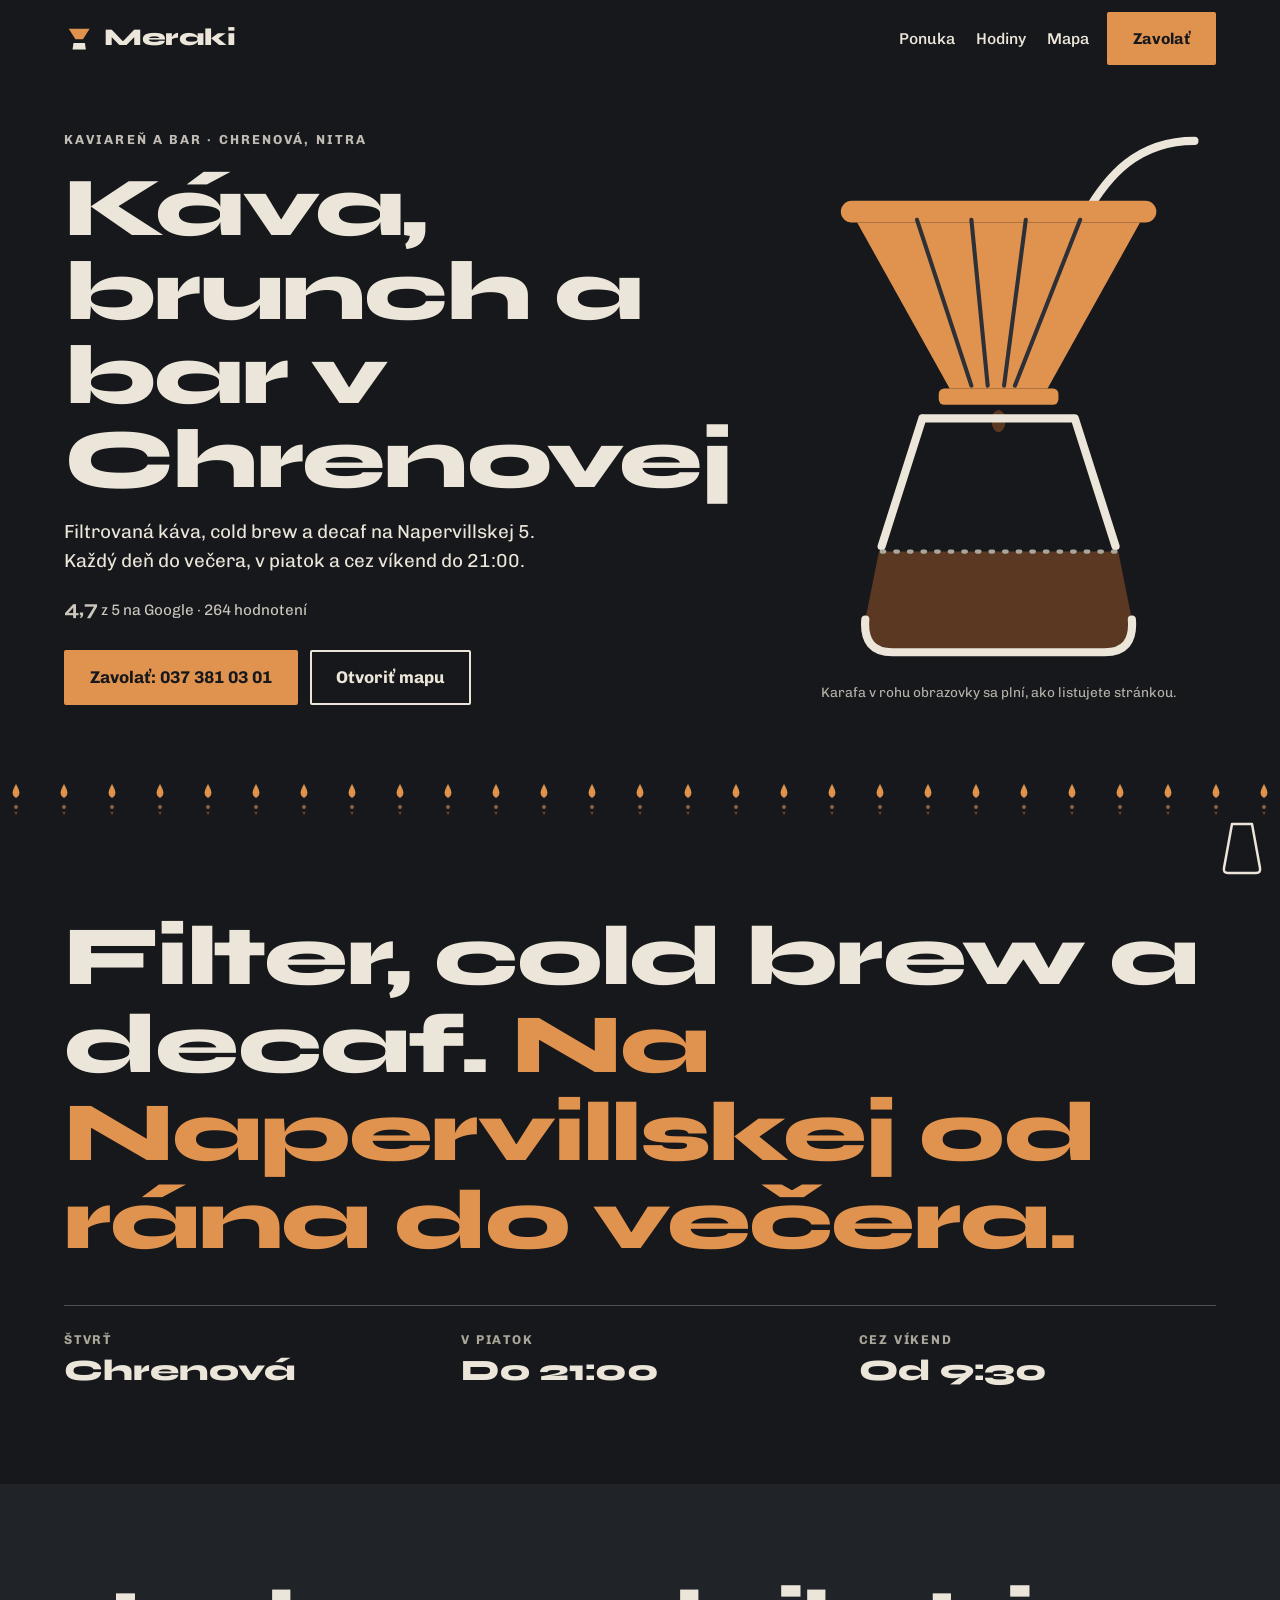
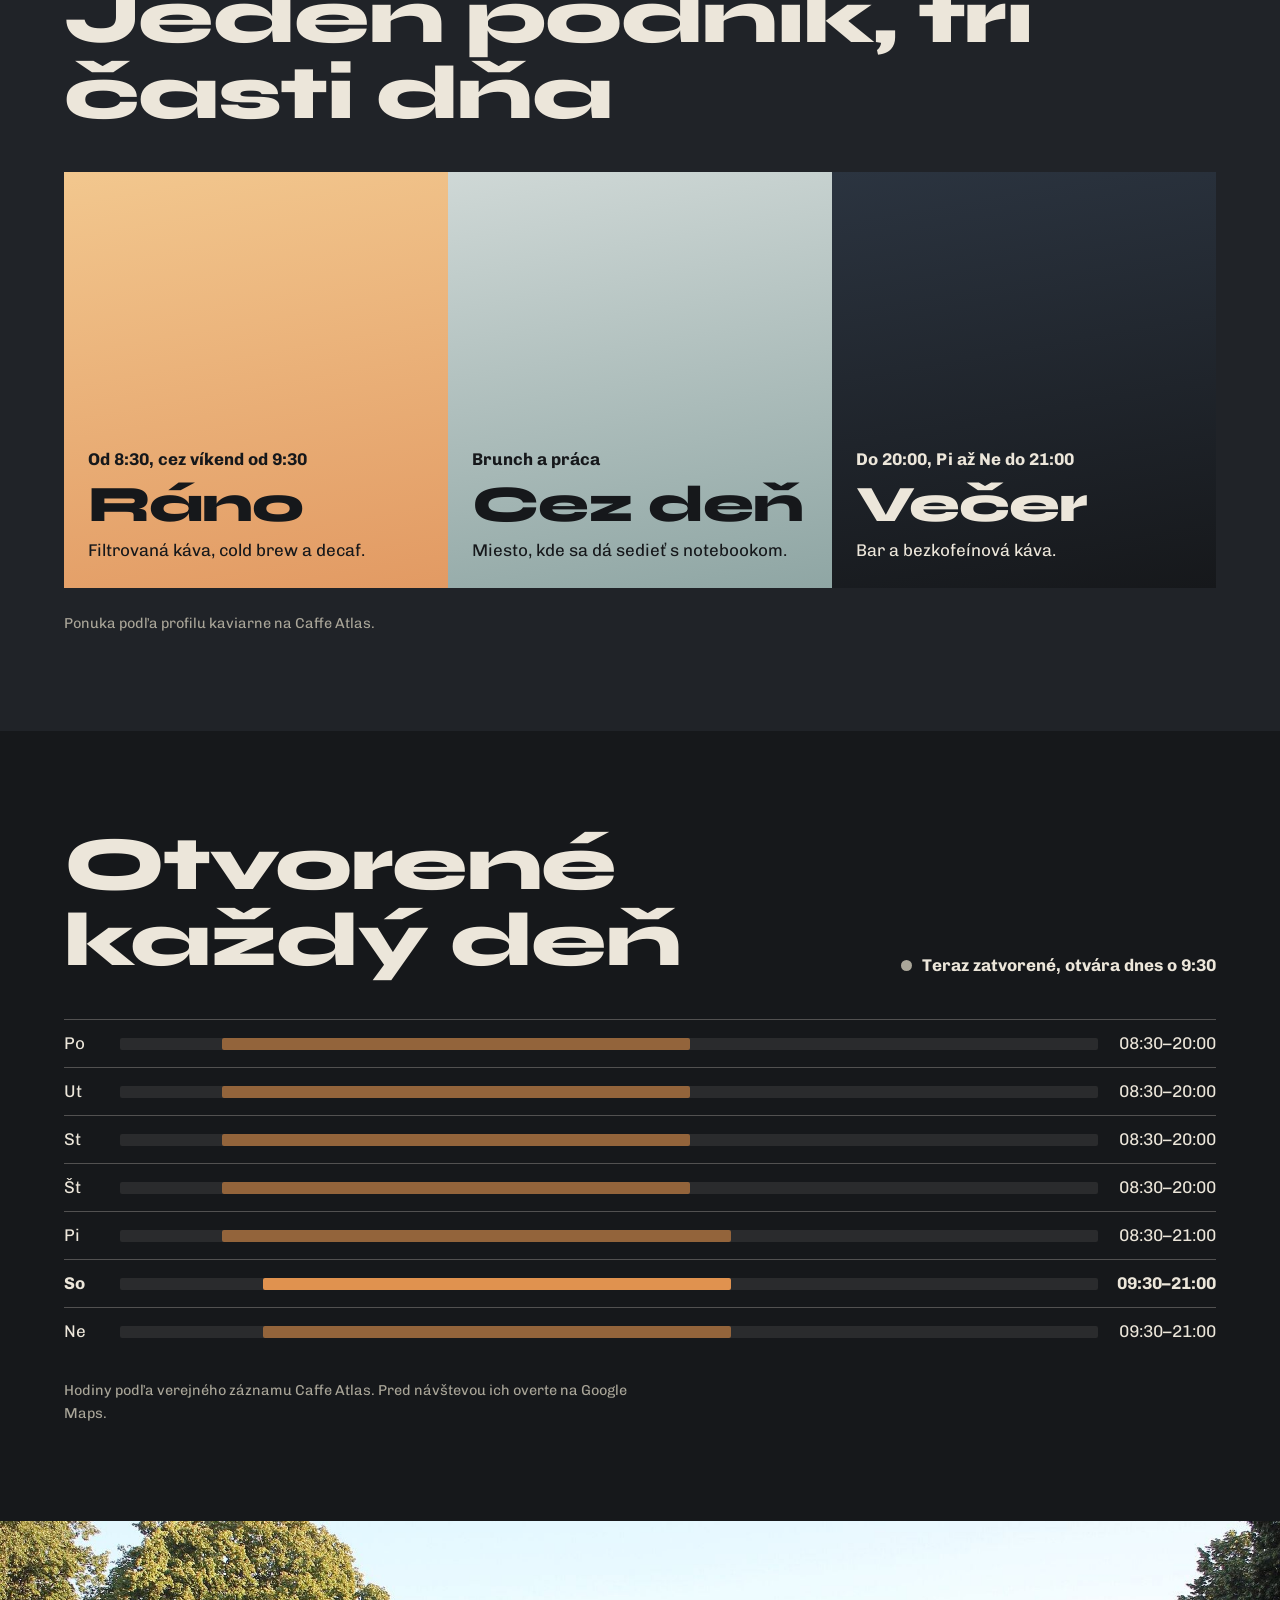
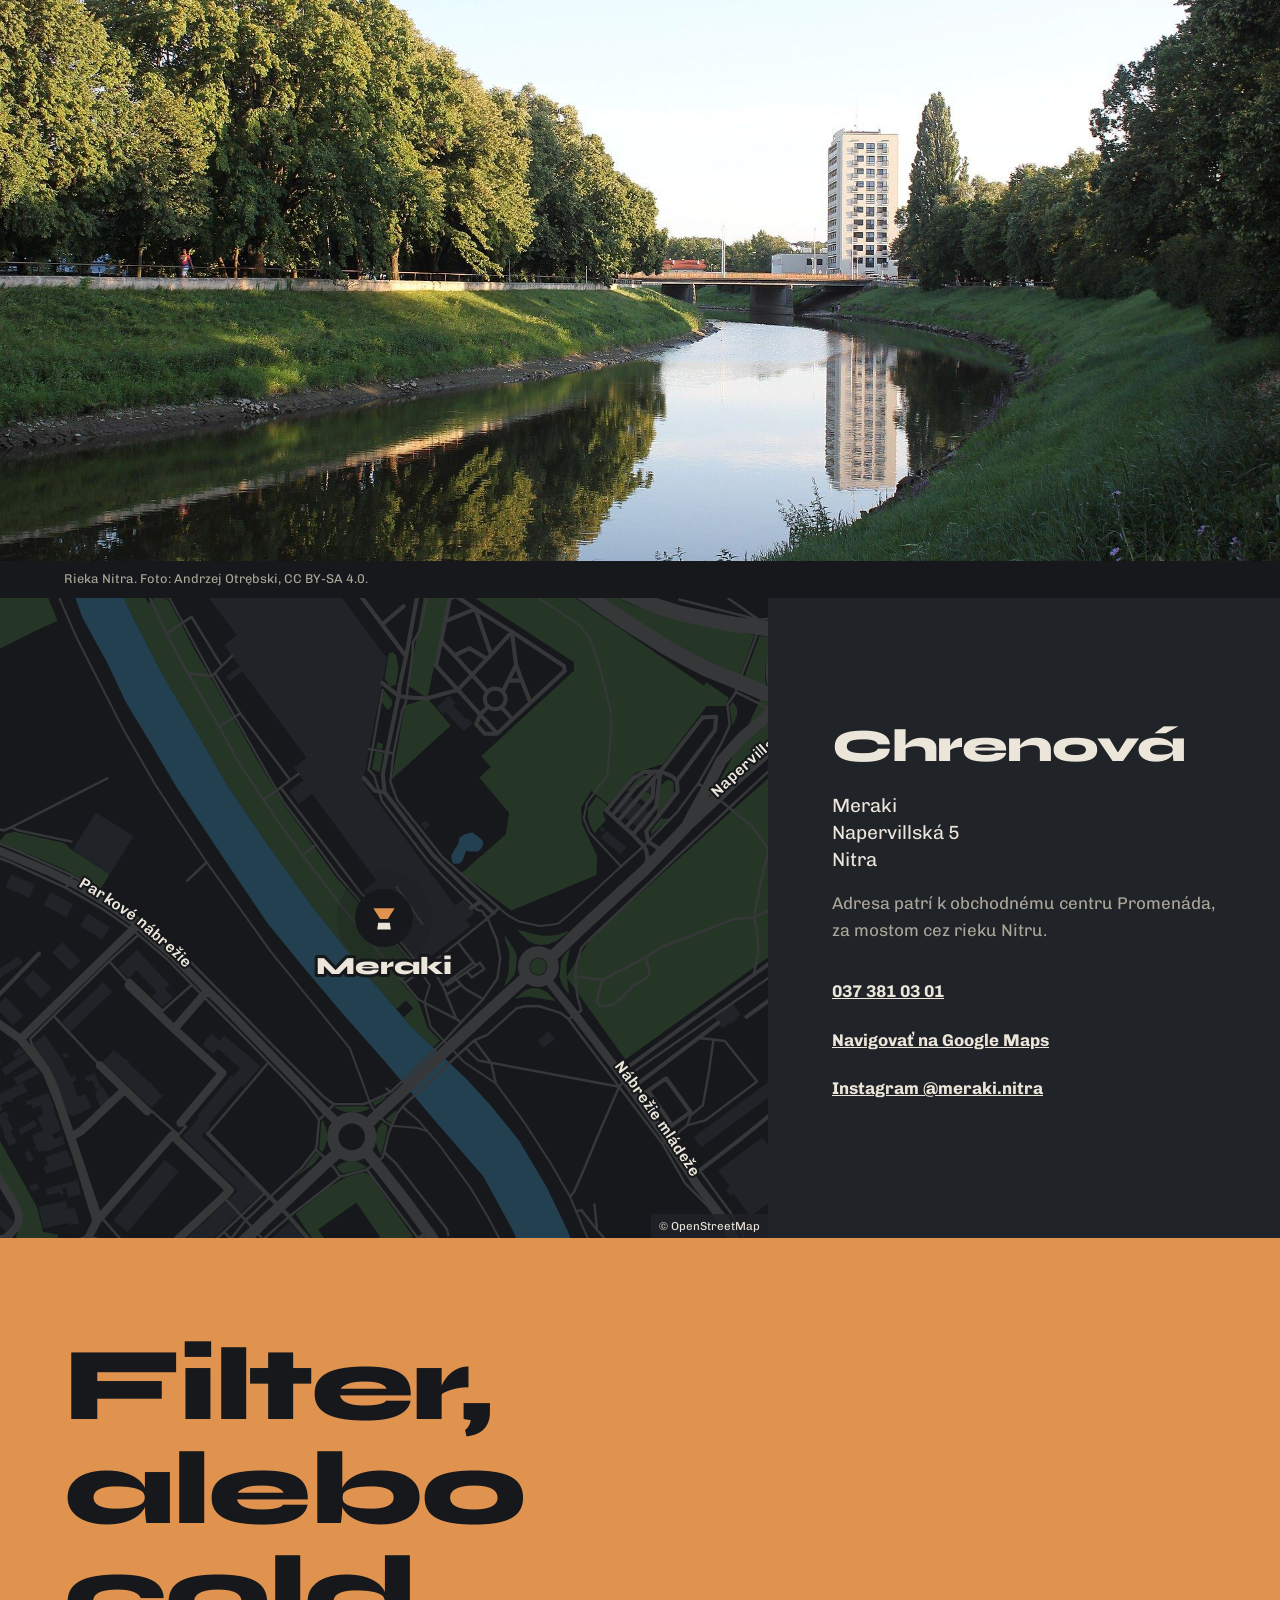
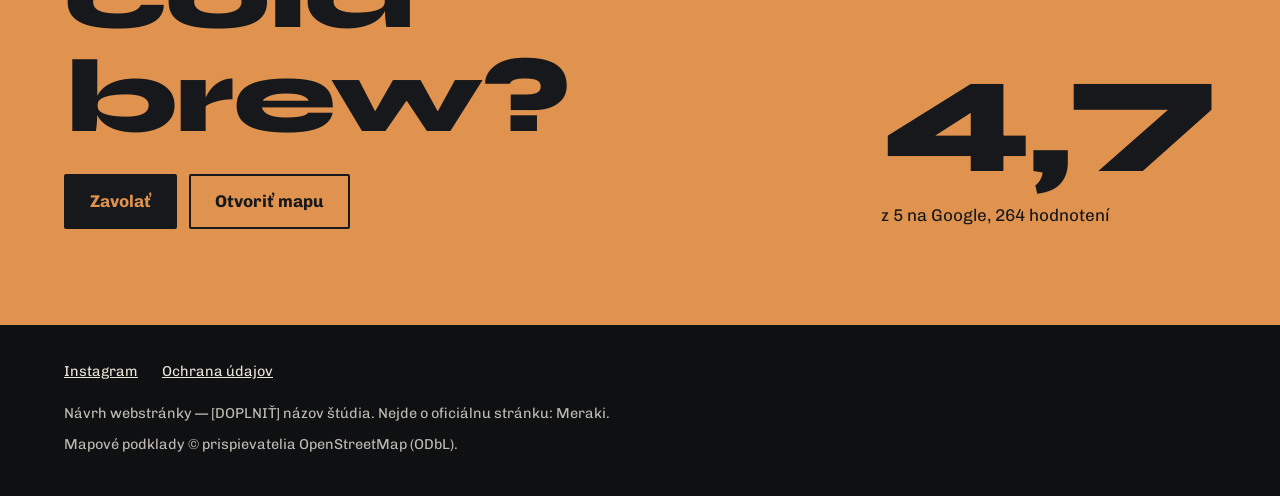
<file: index.html>
<!doctype html>
<html lang="sk">
<head>
  <meta charset="utf-8">
  <meta name="viewport" content="width=device-width, initial-scale=1">
  <title>Meraki Nitra | Filter, cold brew a brunch v Chrenovej</title>
  <meta name="description" content="Meraki na Napervillskej 5 v Chrenovej: filtrovaná káva, cold brew, decaf, brunch a bar. Otvorené každý deň.">
  <meta name="theme-color" content="#16181b">
  <meta property="og:type" content="website">
  <meta property="og:locale" content="sk_SK">
  <meta property="og:title" content="Meraki Nitra | Filter, cold brew a brunch v Chrenovej">
  <meta property="og:description" content="Kaviareň a bar na Napervillskej 5 v Nitre-Chrenovej.">
  <meta property="og:image" content="assets/og.jpg">
  <meta property="og:image:width" content="1200">
  <meta property="og:image:height" content="630">
  <meta property="og:image:alt" content="Nálevka na filtrovanú kávu nad sklenenou karafou, do ktorej kvapká káva">
  <link rel="icon" href="assets/favicon.svg" type="image/svg+xml">
  <link rel="preconnect" href="https://fonts.googleapis.com">
  <link rel="preconnect" href="https://fonts.gstatic.com" crossorigin>
  <link href="https://fonts.googleapis.com/css2?family=Syne:wght@700;800&family=Chivo:wght@400;500;700&display=swap" rel="stylesheet">
  <link rel="stylesheet" href="style.css">
  <script defer src="idea.js"></script>
  <script defer src="site.js"></script>
  <script type="application/ld+json">
{
  "@context": "https://schema.org",
  "@type": "CafeOrCoffeeShop",
  "name": "Meraki",
  "address": {
    "@type": "PostalAddress",
    "streetAddress": "Napervillská 5",
    "addressLocality": "Nitra",
    "addressCountry": "SK"
  },
  "telephone": "+421373810301",
  "sameAs": [
    "https://www.instagram.com/meraki.nitra/"
  ]
}
  </script>
</head>
<body>
  <a class="skip-link" href="#ponuka">Preskočiť na obsah</a>

  <header class="topbar">
    <a class="brand" href="#top" aria-label="Meraki, začiatok stránky"><svg class="brand-mark" viewBox="0 0 32 32" aria-hidden="true" focusable="false"><path d="M5 6 H27 L20 17 H12Z" fill="#e0924f"/><path d="M10 21 H22 L23 28 H9Z" fill="#ece6da"/></svg><span>Meraki</span></a>
    <nav class="topbar-nav" aria-label="Hlavná navigácia">
      <a href="#ponuka">Ponuka</a>
      <a href="#hodiny">Hodiny</a>
      <a href="#mapa">Mapa</a>
      <a class="button topbar-cta" href="tel:+421373810301">Zavolať</a>
    </nav>
  </header>

  <main id="top">
    <section class="hero hero--split">

      <div class="hero-copy">
        <p class="hero-kicker">Kaviareň a bar · Chrenová, Nitra</p>
        <h1>Káva, brunch a bar v Chrenovej</h1>
        <p class="hero-lede">Filtrovaná káva, cold brew a decaf na Napervillskej 5. Každý deň do večera, v piatok a cez víkend do 21:00.</p>
        <p class="hero-rating"><strong>4,7</strong> z 5 na Google · 264 hodnotení</p>
        <div class="actions">
          <a class="button" href="tel:+421373810301">Zavolať: 037 381 03 01</a>
          <a class="button button-ghost" href="https://www.google.com/maps/search/?api=1&amp;query=Meraki%20Napervillsk%C3%A1%205%20Nitra" rel="noopener">Otvoriť mapu</a>
        </div>
      </div>
      <div class="hero-art">
        <svg class="art meraki" viewBox="0 0 320 400" role="img" aria-label="Nálevka na filtrovanú kávu nad sklenenou karafou, do ktorej kvapká káva">
<path class="sa2" d="M304 8 C262 8 240 34 224 62" stroke-width="6"/>
<rect class="fa1" x="44" y="52" width="232" height="16" rx="8"/>
<path class="fa1" d="M56 68 H264 L196 190 H124Z"/>
<path class="sa4" d="M100 66 L140 188" stroke-width="3"/><path class="sa4" d="M140 66 L152 188" stroke-width="3"/><path class="sa4" d="M180 66 L164 188" stroke-width="3"/><path class="sa4" d="M220 66 L172 188" stroke-width="3"/>
<rect class="fa1" x="116" y="190" width="88" height="12" rx="4"/>
<ellipse class="fa5 drop" style="--i:0" cx="160" cy="214" rx="5" ry="8"/><ellipse class="fa5 drop" style="--i:1" cx="160" cy="214" rx="5" ry="8"/><ellipse class="fa5 drop" style="--i:2" cx="160" cy="214" rx="5" ry="8"/>
<path class="fa5" d="M72 310 H248 L258 360 Q260 384 238 384 H82 Q60 384 62 360Z"/>
<path class="sa2" d="M104 212 H216 L246 306 M104 212 L74 306 M62 360 Q60 384 82 384 H238 Q260 384 258 360" stroke-width="6"/>
<path class="sa6" d="M74 310 H246" stroke-width="3" stroke-dasharray="2 8"/>
        </svg>
<p class="idea-hint">Karafa v rohu obrazovky sa plní, ako listujete stránkou.</p>

      </div>
    </section>

    <div class="divider" aria-hidden="true"></div>

    <section class="block tone-base " id="ponuka">
      <div class="block-inner">
        <p class="statement-text">Filter, cold brew a decaf. <em>Na Napervillskej od rána do večera.</em></p>
        <dl class="statement-facts"><div><dt>Štvrť</dt><dd>Chrenová</dd></div><div><dt>V piatok</dt><dd>Do 21:00</dd></div><div><dt>Cez víkend</dt><dd>Od 9:30</dd></div></dl>
      </div>
    </section>

    <section class="block tone-alt ">
      <div class="block-inner">
        <h2 class="block-title">Jeden podnik, tri časti dňa</h2><p class="block-lead"></p>
        <div class="day-band"><div class="day-part" style="--sky:linear-gradient(170deg, #f2c78e, #e29a63);--sky-ink:#16181b"><p class="day-time">Od 8:30, cez víkend od 9:30</p><h3>Ráno</h3><p>Filtrovaná káva, cold brew a decaf.</p></div><div class="day-part" style="--sky:linear-gradient(170deg, #cfd8d6, #8fa6a4);--sky-ink:#16181b"><p class="day-time">Brunch a práca</p><h3>Cez deň</h3><p>Miesto, kde sa dá sedieť s notebookom.</p></div><div class="day-part" style="--sky:linear-gradient(170deg, #2b3440, #16181b);--sky-ink:#ece6da"><p class="day-time">Do 20:00, Pi až Ne do 21:00</p><h3>Večer</h3><p>Bar a bezkofeínová káva.</p></div></div>
        <p class="block-note">Ponuka podľa profilu kaviarne na Caffe Atlas.</p>
      </div>
    </section>

    <section class="block tone-base " id="hodiny">
      <div class="block-inner" data-hours="[[510, 1200], [510, 1200], [510, 1200], [510, 1200], [510, 1260], [570, 1260], [570, 1260]]" data-days="[&quot;pondelok&quot;, &quot;utorok&quot;, &quot;streda&quot;, &quot;štvrtok&quot;, &quot;piatok&quot;, &quot;sobota&quot;, &quot;nedeľa&quot;]">
        <div class="week-head">
          <h2 class="block-title">Otvorené každý deň</h2>
          <p class="week-status" aria-live="polite">Otváracie hodiny</p>
        </div>
        <ul class="week"><li class="week-day"><span>Po</span> <span class="week-track"><span class="week-bar" style="--from: 10.42%; --span: 47.91%"></span></span> <span class="week-time">08:30–20:00</span></li><li class="week-day"><span>Ut</span> <span class="week-track"><span class="week-bar" style="--from: 10.42%; --span: 47.91%"></span></span> <span class="week-time">08:30–20:00</span></li><li class="week-day"><span>St</span> <span class="week-track"><span class="week-bar" style="--from: 10.42%; --span: 47.91%"></span></span> <span class="week-time">08:30–20:00</span></li><li class="week-day"><span>Št</span> <span class="week-track"><span class="week-bar" style="--from: 10.42%; --span: 47.91%"></span></span> <span class="week-time">08:30–20:00</span></li><li class="week-day"><span>Pi</span> <span class="week-track"><span class="week-bar" style="--from: 10.42%; --span: 52.08%"></span></span> <span class="week-time">08:30–21:00</span></li><li class="week-day"><span>So</span> <span class="week-track"><span class="week-bar" style="--from: 14.58%; --span: 47.92%"></span></span> <span class="week-time">09:30–21:00</span></li><li class="week-day"><span>Ne</span> <span class="week-track"><span class="week-bar" style="--from: 14.58%; --span: 47.92%"></span></span> <span class="week-time">09:30–21:00</span></li></ul>
        <p class="block-note">Hodiny podľa verejného záznamu Caffe Atlas. Pred návštevou ich overte na Google Maps.</p>
      </div>
    </section>

    <section class="block tone-base ">
      <figure class="photo-band">
        <img src="assets/photos/rieka-most.jpg" width="1920" height="1280" alt="Rieka Nitra s mostom a vysokou budovou za stromami" loading="lazy">
        <figcaption>Rieka Nitra. Foto: Andrzej Otrębski, CC BY-SA 4.0.</figcaption>
      </figure>
    </section>

    <section class="block tone-alt " id="mapa">
      <div class="place-grid">
        <div class="place-map"><svg class="street-map" viewBox="0 0 960 620" role="img" aria-label="Mapa okolia: Meraki" preserveAspectRatio="xMidYMid slice">
  <rect width="960" height="620" fill="var(--bg)"/>
  <path d="M1252.5 143.1L1138.0 102.4L1078.9 88.5L1036.3 87.4L1010.7 88.5L966.4 100.2L935.5 111.3L909.3 125.8L879.0 150.9L820.7 202.8L681.2 328.5L656.6 367.2L713.8 447.0L893.8 318.3L1012.9 476.7L1020.2 471.5L1040.1 455.6L1167.6 632.0L1196.2 610.4L1133.5 534.9L1148.5 522.2L1093.9 448.3L1157.1 388.6L1150.5 372.1L1201.4 244.6L1209.4 248.0L1252.5 143.1ZM963.2 646.4L973.0 639.0L981.9 651.1L982.0 654.3L979.6 659.1L963.2 646.4ZM909.1 659.7L931.6 627.8L935.6 629.2L954.1 645.4L937.4 663.9L935.0 665.6L933.0 665.8L909.1 659.7ZM998.4 682.5L946.2 669.2L945.0 667.5L945.6 665.7L959.8 649.5L997.1 678.2L999.0 680.0L998.4 682.5ZM983.3 647.3L980.7 643.8L976.5 638.3L975.7 637.0L1005.4 613.9L1009.6 617.7L1014.2 623.6L983.3 647.3ZM-52.1 230.3L-87.6 217.7L-148.2 203.9L-193.2 195.6L-235.9 198.9L-273.1 210.7L-275.7 211.2L-295.7 218.4L-336.0 255.2L-344.6 270.3L-352.6 289.7L-357.7 314.5L-363.4 355.3L-366.2 387.8L-367.0 408.6L-352.7 498.6L-344.9 554.5L-344.1 567.5L-349.6 599.0L-331.3 625.7L-306.6 521.0L-296.5 497.1L-282.8 482.4L-280.9 451.1L-291.1 439.0L-270.9 333.2L-268.7 297.7L-281.6 294.2L-275.2 263.1L-256.3 266.2L-247.3 256.7L-238.7 273.7L-212.3 277.0L-200.8 275.6L-200.0 281.1L-146.1 288.5L-144.4 277.2L-116.1 275.2L-121.3 290.0L-107.8 298.2L-91.7 313.1L-83.9 315.9L-63.8 333.5L-57.0 332.2L-18.6 354.3L-7.4 359.7L-11.6 368.1L-4.5 410.1L17.5 396.3L83.4 515.9L130.5 598.6L115.9 641.5L84.5 677.7L46.8 712.2L-33.4 750.5L-153.2 770.1L-189.7 770.1L-247.4 759.6L-281.9 759.1L-263.5 769.3L-231.4 773.9L-231.5 784.9L-214.6 786.1L-133.4 783.5L-33.2 766.4L-1.5 758.0L30.4 734.6L64.9 715.7L132.3 665.5L121.0 654.2L136.8 637.3L142.7 644.0L148.0 646.4L148.7 639.7L154.7 633.8L161.1 633.9L164.4 617.2L149.7 613.9L143.7 589.8L80.3 476.1L46.2 415.1L46.6 409.7L38.2 401.1L0.8 342.0L-9.5 314.2L-15.8 295.7L-27.1 279.6L-37.7 262.8L-53.5 233.6L-52.1 230.3ZM-111.7 421.4L-146.9 477.5L-149.7 494.8L-144.1 507.6L-130.5 507.8L-99.1 497.6L-73.7 498.7L-56.4 514.7L-52.2 523.2L-34.3 484.6L-27.5 460.6L-22.2 450.5L-16.1 438.8L-19.2 418.3L-4.5 410.1L-11.6 368.1L-7.4 359.7L-18.6 354.3L-26.2 370.8L-36.9 364.3L-52.6 386.0L-65.6 378.2L-111.7 421.4ZM521.8 -97.5L512.8 -24.1L405.6 -119.0L247.8 -51.1L200.6 -170.4L159.0 -257.6L133.9 -300.7L111.0 -334.6L92.8 -358.8L92.0 -363.5L94.3 -368.1L99.1 -372.0L106.1 -374.6L112.3 -374.1L117.9 -372.6L521.8 -97.5ZM603.4 302.7L685.9 268.3L686.3 249.7L671.8 219.0L670.9 202.9L680.8 186.8L697.2 199.7L723.5 169.4L750.4 160.8L792.4 104.9L788.0 98.3L789.9 85.1L534.2 -89.7L503.3 85.0L522.1 97.1L545.5 -14.7L663.7 61.9L664.3 70.3L574.2 153.2L583.5 163.4L572.4 173.8L601.2 208.2L598.0 229.2L554.7 266.8L603.4 302.7ZM896.0 36.2L901.6 36.6L906.9 37.8L912.0 39.9L916.7 42.8L920.8 46.5L924.3 50.8L927.0 55.5L929.0 60.7L930.0 66.1L930.1 71.6L929.3 77.1L927.6 82.4L925.1 87.3L921.8 91.7L917.8 95.5L913.3 98.6L908.3 100.9L903.0 102.4L897.5 103.0L892.0 102.6L886.6 101.4L881.5 99.3L876.9 96.4L872.7 92.8L869.2 88.5L866.5 83.7L864.6 78.5L863.6 73.1L863.5 67.6L864.2 62.1L865.9 56.9L868.4 52.0L871.7 47.5L875.7 43.7L880.3 40.6L885.3 38.3L890.6 36.8L896.0 36.2ZM487.6 175.7L500.2 104.1L522.1 97.1L544.6 123.5L487.6 175.7ZM434.4 638.0L425.8 644.0L438.8 663.1L508.1 618.6L467.2 560.7L463.7 557.6L458.8 556.6L442.9 561.1L424.5 572.2L394.4 596.8L421.6 637.1L429.9 631.5L416.1 611.7L453.2 585.7L476.1 618.6L439.0 644.5L434.4 638.0ZM621.5 358.0L621.6 355.6L622.4 353.2L623.9 351.3L626.9 349.5L630.4 349.1L633.7 350.2L636.2 352.7L637.4 356.0L637.1 359.5L635.3 362.5L632.4 364.5L629.0 365.0L625.6 364.0L623.6 362.5L622.2 360.4L621.5 358.0ZM-207.0 -608.4L-204.6 -617.6L-201.9 -621.9L-198.0 -623.8L-194.6 -624.0L-190.1 -622.3L-123.7 -562.4L-24.5 -485.9L119.6 -382.8L164.3 -351.1L160.5 -350.9L155.4 -349.3L151.3 -348.7L146.9 -349.8L117.9 -372.6L112.3 -374.1L106.1 -374.6L99.1 -372.0L94.3 -368.1L92.0 -363.5L92.8 -358.8L111.0 -334.6L133.9 -300.7L159.0 -257.6L200.6 -170.4L247.8 -51.1L233.3 -45.6L215.9 -86.4L194.0 -140.0L172.8 -193.9L163.2 -218.9L157.6 -230.7L153.0 -240.6L140.5 -265.5L132.3 -279.7L124.2 -293.1L105.2 -319.5L92.1 -337.0L80.5 -350.3L67.7 -364.9L55.5 -377.0L36.1 -394.9L7.3 -417.6L-12.4 -431.4L-31.7 -443.0L-51.7 -454.2L-71.5 -463.5L-89.7 -471.8L-97.7 -477.5L-95.9 -478.7L-95.6 -481.3L-96.8 -483.5L-100.2 -486.0L-105.1 -491.8L-107.1 -496.0L-107.4 -501.4L-110.6 -509.1L-114.2 -511.3L-119.8 -512.5L-125.9 -512.4L-129.5 -513.4L-132.6 -520.5L-133.8 -525.9L-134.1 -529.7L-130.9 -533.1L-127.2 -535.0L-124.7 -537.6L-124.4 -541.4L-126.7 -545.4L-168.5 -577.0L-176.0 -581.3L-182.1 -583.8L-192.1 -585.2L-197.5 -586.3L-201.3 -588.6L-203.6 -592.7L-207.0 -608.4ZM-693.6 -173.8L-699.6 -174.5L-702.1 -174.2L-704.3 -171.1L-738.4 -101.5L-771.4 -32.1L-777.8 -34.6L-776.5 -37.1L-788.2 -42.7L-761.6 -99.2L-722.7 -173.3L-689.8 -243.0L-674.7 -269.6L-657.7 -298.6L-644.2 -318.3L-624.3 -343.7L-604.1 -366.2L-586.4 -384.6L-565.2 -402.9L-542.4 -420.9L-510.1 -444.5L-488.1 -456.9L-473.8 -463.8L-453.2 -472.6L-423.8 -484.1L-382.9 -497.3L-362.9 -505.4L-359.7 -506.7L-337.9 -509.3L-307.3 -510.9L-285.0 -510.9L-254.3 -510.6L-224.5 -511.5L-213.4 -503.4L-212.9 -499.6L-195.8 -497.2L-175.0 -493.0L-154.8 -488.5L-132.4 -481.5L-105.3 -472.4L-79.4 -462.0L-60.8 -452.6L-39.9 -441.6L-23.3 -432.2L-3.6 -419.1L15.5 -404.8L41.4 -383.1L60.5 -365.2L75.8 -350.1L86.4 -336.8L99.6 -319.4L114.3 -298.5L128.0 -277.8L137.7 -260.7L149.6 -237.5L160.3 -213.4L185.2 -150.5L209.2 -89.5L226.8 -47.8L251.6 5.0L269.2 40.1L300.0 96.5L338.5 160.1L362.0 195.8L375.4 216.2L400.9 252.4L425.0 285.2L470.9 342.3L496.4 371.9L513.4 391.6L514.8 394.5L522.2 416.2L534.2 428.7L527.4 435.3L507.7 416.8L498.7 406.4L508.4 397.4L501.2 389.9L491.9 398.5L457.4 358.5L407.7 295.2L365.7 236.9L328.8 182.5L298.2 129.4L266.3 76.1L233.9 13.4L211.5 -36.5L222.5 -41.7L217.9 -52.2L206.5 -47.7L190.8 -85.0L159.8 -161.8L132.7 -225.5L117.5 -255.7L106.4 -275.2L91.6 -296.5L77.9 -314.8L64.7 -330.8L53.2 -343.9L40.7 -357.0L25.7 -371.5L2.8 -388.9L-29.8 -413.5L-52.3 -426.8L-76.0 -438.4L-111.3 -453.7L-135.0 -460.9L-168.0 -470.1L-193.8 -476.8L-209.5 -478.3L-234.0 -480.7L-264.3 -482.4L-288.8 -480.9L-320.5 -477.5L-348.8 -473.7L-366.5 -469.5L-398.9 -460.6L-426.5 -451.4L-454.5 -438.6L-481.2 -425.2L-510.8 -407.6L-529.0 -394.3L-549.1 -377.2L-571.0 -358.1L-594.4 -334.2L-606.9 -318.7L-626.4 -293.1L-636.7 -276.4L-651.8 -249.1L-668.0 -216.4L-688.6 -171.9L-693.6 -173.8ZM949.6 83.2L957.8 80.5L976.4 75.6L1003.3 70.7L1039.4 67.3L1040.5 65.9L1040.8 64.8L1040.2 63.3L1038.9 62.3L944.2 44.9L944.3 48.1L947.4 63.2L948.3 71.7L948.9 79.7L949.6 83.2ZM828.4 78.2L843.8 36.7L860.7 39.4L849.4 65.1L849.1 77.2L850.5 84.7L848.8 86.1L828.4 78.2ZM838.9 36.2L772.9 23.1L755.1 19.2L720.3 6.6L700.0 -2.9L666.6 -22.5L663.7 -19.4L742.9 35.8L787.6 60.0L824.3 76.8L838.9 36.2ZM890.9 3.4L892.6 3.4L902.1 22.8L901.2 24.1L891.1 23.6L881.7 25.4L880.7 23.9L890.9 3.4ZM862.0 103.4L887.8 112.9L847.6 146.0L803.8 186.7L801.1 184.8L820.4 149.0L828.0 139.6L833.7 134.5L844.9 126.9L851.5 120.8L858.0 113.1L862.0 103.4ZM852.8 99.6L851.3 104.9L848.5 110.1L840.9 117.6L833.2 122.8L845.3 96.5L852.8 99.6ZM789.9 85.1L792.2 81.7L814.1 96.6L810.8 104.6L792.4 104.9L788.0 98.3L789.9 85.1ZM817.7 100.2L814.5 105.5L817.7 124.1L822.0 113.9L822.0 106.5L817.7 100.2ZM33.6 75.2L24.0 57.8L10.7 47.3L0.6 44.3L-51.1 36.4L-46.2 83.5L-46.3 84.7L-51.2 153.2L-22.8 171.7L-23.0 183.2L92.8 230.1L101.7 211.7L66.0 140.1L1.7 172.2L-30.7 107.4L33.6 75.2ZM107.5 236.1L113.4 228.6L121.6 226.4L170.2 237.3L177.8 244.4L214.3 267.6L205.0 282.3L169.5 262.3L107.5 236.1ZM-60.2 119.6L-56.3 119.9L-56.7 125.1L-60.6 124.8L-60.2 119.6ZM16.9 41.8L30.8 55.0L44.3 81.0L143.9 31.0L163.8 22.1L108.9 -110.1L99.1 -111.2L77.3 49.1L16.9 41.8ZM484.8 53.3L480.5 77.8L485.6 85.5L491.6 84.0L494.1 68.0L491.8 55.5L489.0 52.6L484.8 53.3ZM480.2 89.4L477.4 100.2L483.5 108.6L487.4 104.8L488.3 99.8L484.2 94.7L480.2 89.4ZM473.7 139.8L472.4 145.4L477.8 146.9L479.1 141.7L473.7 139.8ZM471.7 148.9L468.2 166.2L475.9 168.7L479.1 150.7L471.7 148.9ZM-43.6 234.1L-41.8 231.7L-83.9 204.1L-164.3 185.3L-182.2 182.1L-206.7 181.4L-254.7 186.5L-266.2 191.6L-271.5 200.6L-273.1 210.7L-235.9 198.9L-193.2 195.6L-148.2 203.9L-87.6 217.7L-52.1 230.3L-43.6 234.1ZM-48.7 29.3L-33.8 31.2L-23.4 -49.1L-38.9 -51.4L-48.7 29.3ZM251.6 5.0L269.2 40.1L300.0 96.5L338.5 160.1L362.0 195.8L375.4 216.2L400.9 252.4L425.0 285.2L470.9 342.3L496.4 371.9L511.9 360.2L472.3 314.0L434.0 271.0L382.6 199.5L353.9 151.3L318.9 88.7L296.9 51.1L272.3 3.6L267.3 0.3L257.5 -0.2L251.6 5.0ZM639.2 335.5L646.9 332.2L658.7 323.9L658.2 322.9L648.2 326.2L640.6 327.1L633.8 327.2L623.8 325.2L609.5 321.4L610.6 323.2L619.5 332.1L625.9 335.3L631.9 336.2L639.2 335.5ZM657.8 383.0L659.3 382.3L656.6 364.3L657.1 353.2L660.6 339.2L654.4 345.8L651.4 352.3L650.0 367.6L653.5 376.1L657.8 383.0ZM607.4 387.2L617.5 379.5L623.6 377.9L631.1 378.5L637.6 381.6L646.3 390.5L621.5 386.2L613.3 386.8L608.1 388.2L607.4 387.2ZM597.6 375.3L606.0 365.7L607.8 359.8L608.6 347.1L606.8 341.4L597.1 326.8L597.1 330.1L601.5 343.3L601.0 360.3L599.7 366.2L596.5 374.8L597.6 375.3ZM727.6 194.1L733.4 198.4L737.9 192.7L737.9 190.2L734.1 187.6L731.6 188.5L727.6 194.1ZM715.8 186.5L727.0 173.7L731.8 171.4L732.8 173.1L720.4 184.2L717.4 187.8L715.8 186.5ZM738.8 229.5L738.5 225.5L747.9 213.6L756.3 213.8L738.8 229.5ZM747.7 181.7L755.1 175.9L760.4 178.5L760.8 189.4L744.1 209.9L747.7 181.7ZM685.9 192.0L696.2 200.5L692.3 207.8L693.1 211.2L694.8 215.0L683.7 227.8L679.5 219.9L677.5 211.9L677.6 203.6L685.9 192.0ZM940.8 44.3L936.4 43.4L933.3 44.3L938.4 54.8L941.3 65.8L940.5 76.9L938.3 84.3L939.8 86.4L946.5 84.2L945.9 80.8L945.3 67.1L943.2 55.4L941.6 51.9L940.8 44.3ZM481.7 505.0L484.4 507.2L487.3 508.4L490.8 500.3L492.5 497.2L491.8 496.5L485.5 501.0L481.7 505.0ZM476.8 539.8L479.2 532.6L483.3 514.2L483.0 511.7L478.4 508.0L476.2 510.8L474.2 513.9L472.8 517.5L472.0 521.2L472.0 524.1L472.4 527.6L473.3 531.4L474.5 534.8L476.8 539.8ZM434.1 551.4L438.0 556.3L440.7 557.5L444.7 556.7L463.5 551.6L459.4 548.7L455.7 546.7L452.2 545.4L448.5 545.3L445.1 545.6L441.6 546.6L438.2 548.0L436.0 549.6L434.1 551.4ZM469.0 488.4L470.8 492.4L481.0 484.9L482.3 483.5L481.3 482.5L478.3 484.0L469.0 488.4ZM432.1 493.4L436.7 495.8L441.3 497.4L446.6 498.5L452.5 498.7L457.6 497.8L463.0 496.1L466.3 494.4L465.0 493.0L460.8 492.4L432.6 492.7L432.1 493.4ZM392.1 562.6L411.1 548.7L417.9 540.4L415.9 537.8L414.5 537.3L413.5 537.4L403.3 551.8L391.8 562.3L392.1 562.6ZM417.1 534.2L420.3 536.8L423.4 530.2L424.9 524.8L425.3 521.3L425.0 518.3L423.7 513.1L421.6 507.8L420.4 505.9L419.3 508.0L417.1 534.2Z" fill="color-mix(in srgb, #4f8a4a 26%, var(--bg))"/>
  <path d="M-801.9 86.4L-808.1 83.6L-813.7 91.4L-824.0 128.8L-862.8 255.5L-879.9 315.1L-889.9 340.3L-905.9 372.6L-928.7 416.8L-951.2 453.6L-980.4 497.9L-1008.7 538.1L-1039.8 578.7L-1070.5 613.5L-1093.1 639.2L-1126.6 672.8L-1164.0 707.8L-1195.1 733.8L-1232.8 763.4L-1263.3 785.3L-1296.3 808.3L-1332.3 830.9L-1380.0 857.2L-1406.0 870.7L-1433.7 883.1L-1442.9 886.6L-1502.4 911.8L-1566.8 933.9L-1610.1 947.3L-1656.3 958.1L-1691.2 964.2L-1730.2 969.5L-1778.6 976.1L-1822.4 981.0L-1873.9 982.8L-1928.0 983.3L-1980.2 981.0L-2038.5 977.0L-2077.9 971.7L-2123.1 963.0L-2173.8 950.0L-2238.0 930.6L-2349.2 890.0L-2405.1 866.3L-2481.1 832.0L-2777.9 618.7L-2915.0 510.2L-2973.2 467.6L-3125.1 378.9L-3181.9 354.4L-3288.9 309.2L-3393.6 262.8L-3506.7 212.7L-3598.6 172.5L-3635.5 157.6L-3679.8 135.4L-3701.5 175.2L-3603.5 226.6L-3523.9 258.0L-3424.2 297.3L-3331.1 344.3L-3281.4 366.6L-3179.7 418.2L-3122.5 449.7L-2696.4 758.7L-2596.1 826.9L-2546.4 858.2L-2504.7 882.7L-2432.2 925.2L-2366.0 949.4L-2194.8 1006.0L-2065.7 1030.5L-1931.8 1040.5L-1785.7 1037.6L-1686.0 1021.9L-1600.5 1001.3L-1517.8 974.9L-1375.3 917.2L-1264.2 855.2L-1177.3 791.8L-1112.5 736.9L-1012.0 632.9L-949.3 552.4L-903.7 485.4L-823.2 335.1L-770.5 212.6L-735.3 145.5L-709.8 91.3L-714.7 88.1L-697.1 52.1L-688.2 12.8L-668.3 -92.6L-653.6 -155.8L-645.3 -181.4L-615.9 -244.8L-574.6 -303.2L-517.6 -354.5L-468.4 -392.3L-419.7 -417.1L-384.8 -428.2L-343.0 -438.7L-299.5 -444.4L-251.5 -445.1L-202.6 -440.4L-151.8 -429.2L-105.0 -412.9L-50.9 -384.4L-11.0 -352.4L18.2 -328.2L46.7 -294.0L78.8 -244.1L98.7 -207.8L130.1 -133.7L151.4 -84.5L167.8 -36.1L187.8 18.8L212.0 62.9L229.8 100.7L254.7 142.0L279.0 183.3L326.7 255.3L366.6 314.4L402.2 357.9L440.0 402.8L479.9 447.7L533.3 511.1L576.1 560.2L605.3 613.7L634.5 679.9L653.0 752.6L660.8 817.4L660.1 873.7L653.7 921.5L643.7 982.0L626.6 1031.9L598.9 1096.0L586.8 1115.3L538.3 1184.4L463.5 1274.2L413.6 1339.0L356.6 1409.6L297.5 1485.1L239.8 1559.9L179.2 1638.3L129.4 1706.7L100.1 1757.3L75.9 1811.5L58.8 1871.3L48.9 1920.5L42.4 1963.9L39.6 2033.1L50.3 2115.0L59.5 2169.2L77.4 2224.8L110.1 2293.9L147.2 2353.7L312.5 2583.9L398.7 2705.1L509.8 2858.3L546.9 2915.3L573.9 2975.2L593.2 3030.8L608.1 3104.9L612.4 3156.9L607.4 3352.9L603.9 3460.5L600.3 3574.6L598.1 3675.8L600.3 3722.1L612.4 3789.1L644.5 3901.7L660.8 3951.6L678.7 4021.5L697.9 4087.8L705.0 4124.8L705.0 4171.2L702.9 4228.2L692.2 4285.2L656.6 4396.4L614.5 4504.1L568.9 4633.8L551.8 4676.6L537.3 4716.3L522.6 4756.4L464.9 4893.3L402.9 5053.7L382.3 5106.4L365.2 5184.1L358.0 5211.9L353.8 5275.4L354.2 5323.7L359.1 5323.7L359.0 5331.0L354.0 5330.9L354.5 5343.8L363.0 5393.0L378.0 5447.9L392.3 5492.8L410.1 5534.2L432.1 5577.6L467.1 5639.7L525.5 5745.2L571.8 5827.2L596.7 5876.4L616.0 5922.0L636.6 5988.3L644.9 6007.7L654.4 6048.9L684.4 6157.3L707.2 6226.4L728.5 6275.6L752.0 6316.3L780.5 6352.6L790.6 6364.2L822.6 6395.4L853.2 6423.2L891.7 6445.3L946.0 6472.9L991.7 6499.1L1054.8 6537.3L1112.5 6570.1L1186.6 6609.3L1243.6 6654.2L1288.5 6702.7L1324.4 6751.0L1338.9 6770.5L1353.1 6789.6L1373.3 6816.8L1413.2 6870.3L1421.0 6866.0L1427.1 6873.4L1433.9 6881.7L1423.2 6888.1L1646.2 7174.0L1711.7 7253.9L1763.7 7318.8L1827.8 7383.7L1847.8 7404.8L1865.6 7423.6L1930.0 7461.2L2015.2 7511.2L2098.4 7544.8L2183.3 7568.6L2287.6 7594.7L2380.5 7605.7L2486.0 7601.4L2587.2 7594.2L2643.2 7580.7L2683.4 7571.2L2798.5 7529.0L2892.4 7498.5L2980.1 7485.8L3053.7 7486.8L3111.0 7492.9L3165.2 7505.2L3227.9 7525.4L3292.0 7549.5L3352.7 7584.6L3546.3 7784.4L3606.1 7840.1L3752.2 7937.0L3926.0 8022.6L4050.7 8089.7L4108.4 8133.2L4206.0 8233.0L4293.6 8363.5L4363.5 8472.6L4448.3 8586.0L4515.2 8654.5L4664.1 8776.4L4813.7 8900.6L4916.4 9056.5L4940.6 9122.0L5101.8 9828.1L5145.1 9950.2L5182.4 10028.9L5236.8 10121.7L5309.3 10209.5L5457.4 10317.4L5573.3 10373.9L5698.3 10416.3L5811.1 10433.4L5914.9 10440.5L6127.5 10419.3L6491.0 10374.3L6877.9 10338.9L6919.9 10346.7L6990.5 10385.3L7062.3 10449.4L7110.7 10530.1L7410.3 11126.4L7454.8 11194.6L7492.1 11241.8L7538.8 11280.6L7592.4 11325.8L7682.6 11383.6L7788.5 11441.3L7964.3 11546.7L8113.8 11656.7L8253.1 11828.0L8338.5 11972.1L8454.9 12212.2L8512.2 12313.1L8597.5 12542.9L9261.7 14154.6L9429.5 14564.5L9448.5 14653.5L9450.9 14759.2L9435.8 14888.9L9411.7 14962.2L9228.5 15324.7L9192.3 15446.0L9181.5 15518.3L9175.1 15640.0L9185.9 15711.1L9241.6 15876.7L9360.4 16168.1L9383.5 16246.7L9407.8 16306.6L9420.9 16344.5L9430.5 16386.8L9496.2 16838.8L9538.0 16973.4L9573.2 16962.2L9551.0 16894.6L9535.3 16834.0L9524.0 16764.6L9507.0 16633.3L9492.4 16512.9L9473.1 16382.0L9455.5 16317.2L9426.6 16240.2L9391.0 16141.6L9235.1 15752.5L9218.8 15689.4L9213.7 15654.8L9211.3 15608.3L9210.3 15548.4L9213.9 15510.4L9222.0 15464.4L9235.6 15410.5L9255.0 15356.1L9273.6 15310.1L9431.9 15002.1L9453.9 14952.7L9470.5 14897.5L9484.0 14816.4L9492.2 14745.4L9483.0 14661.0L9469.4 14583.7L9358.4 14249.2L9069.2 13552.4L9015.4 13424.8L8936.5 13228.0L8812.2 12934.0L8717.0 12701.4L8524.4 12268.9L8503.8 12207.0L8490.2 12143.6L8411.1 11969.4L8356.9 11872.6L8285.4 11758.3L8204.1 11659.6L8056.8 11525.4L7894.7 11422.1L7650.9 11285.9L7611.6 11250.6L7508.9 11158.8L7491.7 11132.6L7270.0 10689.5L7141.0 10448.3L7112.8 10408.9L7076.9 10368.5L7049.2 10342.5L7005.5 10328.1L6961.3 10305.5L6906.3 10287.5L6834.6 10276.4L6720.0 10287.4L6566.6 10316.8L6363.7 10344.8L6186.3 10370.7L6062.1 10387.5L5965.7 10395.4L5878.2 10398.7L5787.2 10387.4L5687.6 10371.8L5584.4 10332.4L5482.4 10272.6L5400.5 10205.5L5317.7 10120.4L5252.6 10027.2L5200.5 9931.0L5147.1 9777.7L5054.4 9392.4L4958.1 9063.5L4946.1 9033.2L4924.6 8995.9L4859.5 8902.4L4851.9 8890.1L4849.7 8880.0L4849.0 8869.3L4800.1 8834.2L4553.6 8620.6L4474.9 8543.5L4416.5 8457.5L4273.4 8239.4L4220.1 8161.2L4197.9 8136.7L4165.0 8108.9L4114.5 8071.8L4071.8 8043.5L3951.6 7982.2L3764.2 7900.9L3723.3 7875.8L3646.0 7818.7L3605.7 7781.5L3579.1 7751.0L3408.7 7582.4L3367.7 7546.5L3344.4 7529.3L3311.7 7512.1L3277.0 7494.4L3201.3 7465.5L3135.4 7447.7L3080.0 7439.2L3026.5 7434.6L2990.5 7435.9L2957.0 7438.7L2905.9 7446.8L2848.9 7459.4L2807.7 7472.1L2727.9 7502.0L2671.8 7524.1L2624.0 7541.2L2570.4 7549.1L2517.6 7551.8L2451.2 7553.8L2352.4 7555.4L2298.2 7550.8L2257.2 7544.8L2242.1 7542.5L2196.2 7532.4L2151.9 7519.9L2075.6 7492.5L2022.0 7467.4L1964.8 7431.4L1891.0 7379.1L1845.6 7341.1L1798.2 7297.2L1764.6 7256.9L1711.5 7188.7L1669.6 7130.8L1601.7 7041.3L1525.8 6942.7L1511.3 6876.0L1505.8 6865.9L1485.5 6880.9L1459.7 6848.7L1455.2 6843.0L1477.0 6827.8L1472.1 6820.3L1465.5 6815.8L1454.9 6812.4L1442.5 6812.4L1413.1 6771.2L1351.1 6692.3L1306.3 6638.4L1258.9 6590.7L1197.5 6549.3L1147.1 6507.0L1020.2 6438.4L913.3 6378.9L864.0 6345.7L836.8 6318.4L787.4 6240.8L770.3 6197.4L713.8 6003.8L688.7 5925.2L662.5 5862.7L622.7 5787.8L620.1 5783.0L578.1 5712.1L568.8 5696.3L480.1 5549.1L460.9 5508.8L440.0 5450.8L413.9 5351.2L413.2 5306.4L413.2 5267.7L415.6 5227.3L422.1 5187.2L432.2 5142.7L446.1 5094.8L539.1 4856.2L593.7 4709.8L619.1 4640.4L631.7 4605.7L691.0 4446.5L730.5 4345.7L739.3 4310.3L744.3 4273.5L750.7 4216.0L751.2 4128.2L743.8 4069.6L738.2 4039.1L710.6 3938.3L689.4 3865.9L671.8 3802.7L658.6 3749.6L651.6 3713.0L648.4 3665.7L650.6 3654.3L651.4 3650.4L664.0 3389.8L670.5 3189.7L669.0 3136.3L665.0 3097.0L658.9 3058.2L643.8 3004.8L630.7 2961.9L612.1 2923.1L598.5 2894.4L586.4 2873.7L568.8 2844.0L302.8 2481.7L210.1 2356.2L171.8 2300.8L140.0 2249.4L126.4 2216.1L108.8 2157.2L100.7 2111.8L89.7 2043.3L90.2 1986.4L94.7 1933.9L108.3 1873.5L130.0 1807.5L142.1 1784.8L176.8 1723.3L214.6 1671.9L265.5 1607.4L322.4 1534.4L396.5 1442.2L466.5 1343.4L566.0 1214.4L607.1 1162.0L640.8 1108.6L664.0 1060.3L683.6 1007.4L701.3 920.7L707.8 858.2L705.8 808.3L697.2 734.8L682.1 677.9L657.9 612.9L637.3 570.0L610.6 525.2L582.4 490.4L558.7 464.8L527.4 435.3L507.7 416.8L498.7 406.4L495.5 402.6L491.9 398.5L457.4 358.5L407.7 295.2L365.7 236.9L328.8 182.5L298.2 129.4L266.3 76.1L233.9 13.4L211.5 -36.5L206.5 -47.7L190.8 -85.0L159.8 -161.8L132.7 -225.5L117.5 -255.7L106.4 -275.2L91.6 -296.5L77.9 -314.8L64.7 -330.8L53.2 -343.9L40.7 -357.0L25.7 -371.5L2.8 -388.9L-29.8 -413.5L-52.3 -426.8L-76.0 -438.4L-111.3 -453.7L-135.0 -460.9L-168.0 -470.1L-193.8 -476.8L-209.5 -478.3L-234.0 -480.7L-264.3 -482.4L-288.8 -480.9L-320.5 -477.5L-348.8 -473.7L-366.5 -469.5L-398.9 -460.6L-426.5 -451.4L-454.5 -438.6L-481.2 -425.2L-510.8 -407.6L-529.0 -394.3L-549.1 -377.2L-571.0 -358.1L-594.4 -334.2L-606.9 -318.7L-626.4 -293.1L-636.7 -276.4L-651.8 -249.1L-668.0 -216.4L-688.6 -171.9L-732.0 -83.2L-737.0 -70.1L-742.2 -68.0L-765.1 -14.2L-772.6 7.3L-764.1 10.3L-769.0 23.2L-794.4 89.4L-801.9 86.4ZM558.6 228.6L553.0 232.4L551.7 238.7L548.3 244.0L545.2 249.4L545.9 255.0L547.4 257.5L553.2 257.2L556.2 254.6L558.2 248.3L559.5 245.2L564.0 245.6L571.4 245.6L574.3 242.5L576.1 239.1L575.6 234.9L571.8 231.5L565.5 227.1L558.6 228.6Z" fill="color-mix(in srgb, #3a8fb7 34%, var(--bg))"/>
  <path d="M172.1 584.1L173.6 591.2L158.6 594.4L161.6 608.1L149.8 610.7L145.3 589.8L172.1 584.1ZM115.9 363.0L112.3 365.3L108.0 358.8L111.6 356.4L115.9 363.0ZM-6.1 208.4L-0.3 214.0L-9.9 223.6L-8.9 224.6L-5.6 224.4L-5.1 227.2L3.7 233.7L1.8 235.3L-7.8 243.8L-26.0 225.9L-6.1 208.4ZM124.7 527.2L117.2 531.1L111.1 520.1L112.9 519.2L113.2 519.0L118.4 516.6L124.7 527.2ZM28.8 575.2L20.5 568.7L34.3 550.6L15.9 538.8L21.1 531.2L48.8 548.3L49.1 548.4L28.8 575.2ZM126.6 355.9L123.0 358.3L118.7 351.8L122.3 349.4L126.6 355.9ZM113.5 463.0L109.0 456.6L132.4 440.4L136.9 446.8L113.5 463.0ZM120.5 441.9L126.6 435.3L131.7 439.8L123.0 445.8L120.5 441.9ZM42.1 240.1L34.7 244.9L29.3 236.4L36.6 231.7L42.1 240.1ZM18.8 428.9L21.4 436.1L5.3 445.0L2.8 438.0L-4.9 440.8L-11.0 423.6L-3.7 421.0L-6.0 414.4L11.4 408.1L14.1 415.7L18.8 428.9ZM11.3 337.9L4.0 341.5L-5.8 320.4L1.7 317.8L11.3 337.9ZM36.3 529.7L33.6 527.5L39.7 520.0L42.4 522.4L36.3 529.7ZM199.2 460.0L206.0 473.6L201.2 476.1L196.8 467.3L194.0 468.7L193.6 467.8L193.3 467.3L193.2 467.0L192.4 467.4L191.3 468.0L189.7 464.8L199.2 460.0ZM170.5 446.2L168.3 442.8L172.4 440.5L175.5 443.8L170.5 446.2ZM38.1 272.7L21.9 284.1L15.5 272.3L30.7 261.8L38.1 272.7ZM-19.1 496.7L-9.4 501.7L-10.1 504.0L-8.7 504.8L-9.5 506.3L-5.9 508.3L-5.1 506.9L-1.9 508.6L-3.1 510.5L-4.7 509.7L-6.6 513.4L8.1 523.3L2.8 529.6L-10.1 520.8L-13.4 526.8L-18.3 536.5L-23.3 533.6L-41.5 561.8L-51.7 553.8L-19.1 496.7ZM-1.0 482.3L-9.3 477.0L-2.7 473.2L18.4 461.8L20.9 460.3L21.1 460.6L33.5 454.0L35.6 453.0L42.4 464.6L46.4 462.6L50.0 470.3L46.0 472.4L51.8 482.6L31.2 495.0L27.0 492.6L25.7 490.4L27.7 489.1L25.7 485.4L35.2 479.8L29.3 469.1L19.7 474.6L18.2 471.9L3.5 479.8L-1.0 482.3ZM38.1 272.7L30.7 261.8L34.6 259.2L41.9 270.1L38.1 272.7ZM154.4 549.6L151.8 541.6L172.9 534.6L175.3 542.0L154.4 549.6ZM35.3 335.6L26.7 339.2L23.5 332.2L32.1 328.4L35.3 335.6ZM33.5 454.0L21.1 460.6L20.9 460.3L19.6 457.1L15.9 448.0L7.6 452.4L4.5 445.4L5.3 445.0L21.4 436.1L25.1 434.0L33.5 454.0ZM180.1 501.5L178.3 501.9L177.4 501.6L176.5 501.1L173.4 498.1L165.4 475.0L177.5 469.3L178.5 468.9L183.3 483.3L190.7 480.9L196.5 493.7L180.1 501.5ZM140.4 360.5L157.9 378.4L147.8 388.0L130.5 370.3L140.4 360.5ZM12.3 587.4L14.4 585.2L18.8 589.4L9.8 600.9L10.1 601.4L-7.0 619.7L-16.5 609.9L9.1 584.3L12.3 587.4ZM5.7 239.9L6.9 240.2L12.5 247.7L2.0 254.8L-7.8 243.8L1.8 235.3L5.7 239.9ZM113.3 280.3L118.8 267.5L141.8 277.5L136.4 290.4L113.3 280.3ZM156.8 284.9L178.9 297.0L172.3 309.2L150.3 297.3L156.8 284.9ZM159.3 434.5L168.3 447.8L167.3 448.6L155.9 455.1L147.8 443.4L159.3 434.5ZM193.2 305.8L214.4 319.2L207.2 330.8L185.9 317.6L193.2 305.8ZM74.7 265.6L79.4 252.6L103.0 261.3L98.4 274.3L74.7 265.6ZM168.5 333.5L186.1 351.3L176.2 361.0L158.6 343.3L168.5 333.5ZM128.4 520.3L125.3 515.1L140.7 505.9L144.0 511.3L128.4 520.3ZM46.3 359.1L25.6 369.1L21.1 361.5L26.7 359.0L42.8 351.9L46.3 359.1ZM130.1 353.6L126.6 355.9L122.3 349.4L125.8 347.1L130.1 353.6ZM28.9 240.6L31.1 243.7L16.2 253.9L19.8 258.7L22.4 256.7L24.2 259.1L12.3 268.1L2.0 254.8L12.5 247.7L27.1 237.7L28.9 240.6ZM108.7 367.7L105.0 370.1L100.7 363.6L104.4 361.1L108.7 367.7ZM45.8 401.2L48.3 403.8L44.9 406.9L42.6 403.9L45.8 401.2ZM116.7 502.9L114.8 503.9L121.0 515.3L118.4 516.6L113.2 519.0L112.9 519.2L103.3 501.8L113.7 497.1L116.7 502.9ZM42.8 351.9L26.7 359.0L24.0 352.9L32.9 348.6L29.2 340.4L36.1 337.1L42.8 351.9ZM216.8 381.6L196.4 400.9L188.0 391.4L208.1 372.2L216.8 381.6ZM19.6 457.1L20.9 460.3L18.4 461.8L16.8 458.5L19.6 457.1ZM171.3 567.2L172.0 570.7L168.2 571.7L167.2 568.3L171.3 567.2ZM105.0 370.1L101.0 372.7L96.7 366.2L100.7 363.6L105.0 370.1ZM149.9 515.6L143.9 503.3L150.0 500.1L160.0 495.1L164.4 507.9L149.9 515.6ZM13.6 287.7L-1.3 296.8L-7.1 286.3L0.8 280.5L6.3 276.1L13.6 287.7ZM222.5 358.4L240.8 340.8L256.6 357.6L246.6 367.4L240.2 360.7L232.0 368.5L222.5 358.4ZM119.5 360.6L115.9 363.0L111.6 356.4L115.2 354.1L119.5 360.6ZM-5.0 558.6L-6.6 557.4L-1.2 552.4L8.4 559.3L3.9 564.8L-5.0 558.6ZM-7.5 584.9L-10.4 581.6L0.6 569.8L3.7 572.7L-7.5 584.9ZM152.8 558.0L150.2 551.2L154.4 549.6L175.3 542.0L176.2 541.8L178.7 549.2L152.8 558.0ZM-47.7 76.7L-48.1 83.5L-52.1 83.2L-53.5 83.1L-87.7 81.3L-95.4 80.6L-95.0 74.0L-87.3 74.4L-83.3 74.7L-51.9 76.5L-47.7 76.7ZM-16.8 587.4L-27.5 597.8L-44.5 576.4L-21.3 557.3L-14.6 564.9L-26.4 575.5L-16.8 587.4ZM63.5 419.3L69.6 413.4L75.6 420.9L67.5 425.8L63.5 419.3ZM1.4 569.0L3.9 564.8L8.4 559.3L20.5 568.7L28.8 575.2L29.3 575.9L18.8 589.4L14.4 585.2L12.3 587.4L9.1 584.3L16.2 577.1L16.0 576.7L5.9 568.8L4.2 571.0L1.4 569.0ZM176.2 464.3L180.3 462.3L182.5 467.1L178.5 468.9L177.5 469.3L165.4 475.0L155.9 455.1L167.3 448.6L168.3 447.8L176.2 464.3ZM214.2 485.2L213.9 486.1L213.4 486.9L206.0 493.4L201.0 484.4L201.2 483.3L200.4 481.6L199.5 482.1L199.2 481.4L201.0 480.2L201.6 479.1L201.8 477.8L201.6 476.4L207.7 473.6L214.2 485.2ZM32.6 502.2L44.5 512.1L38.7 519.2L39.7 520.0L33.6 527.5L32.6 526.7L26.7 533.7L20.2 529.0L19.0 530.5L18.6 530.7L12.9 526.8L16.1 522.4L19.7 518.0L15.6 514.7L21.5 507.6L25.4 510.8L32.6 502.2ZM136.1 569.5L143.8 566.8L145.9 572.5L138.9 574.9L136.1 569.5ZM7.6 452.4L-10.8 464.2L-2.7 473.2L-9.3 477.0L-22.2 462.5L4.5 445.4L7.6 452.4ZM191.0 684.0L188.4 689.7L182.4 686.0L180.7 689.1L180.4 689.5L178.0 688.3L183.8 678.0L191.0 684.0ZM193.4 658.5L184.6 669.1L179.9 665.2L176.4 669.5L169.7 663.9L173.2 659.6L172.6 659.1L172.4 659.4L164.6 653.0L173.6 642.1L193.4 658.5ZM95.7 320.3L98.4 318.8L100.4 322.6L97.8 324.0L95.7 320.3ZM108.9 490.8L111.3 495.7L102.6 500.1L96.0 486.5L130.0 469.1L134.5 478.1L120.2 485.2L120.9 486.7L117.1 488.7L116.3 487.1L108.9 490.8ZM68.2 410.5L57.7 400.1L66.8 390.8L77.9 401.3L68.2 410.5ZM103.3 396.1L113.4 386.5L130.7 404.5L120.7 414.2L103.3 396.1ZM169.8 577.6L166.6 578.6L165.8 575.9L154.0 578.7L152.3 572.1L167.2 568.3L168.2 571.7L169.8 577.6ZM36.0 378.2L41.4 387.9L36.9 390.2L31.6 380.6L36.0 378.2ZM-6.2 592.3L-6.2 592.9L-19.7 606.3L-27.5 597.8L-16.8 587.4L-13.3 584.1L-6.2 592.3ZM158.4 519.4L161.1 524.3L143.7 532.1L143.4 532.1L138.7 521.0L149.9 515.6L164.4 507.9L166.8 515.7L158.4 519.4ZM155.0 478.9L160.0 492.8L160.0 495.1L150.0 500.1L148.0 491.4L139.8 494.6L138.0 490.2L133.6 492.0L133.0 490.4L133.4 490.2L132.5 488.2L155.0 478.9ZM188.0 391.4L196.4 400.9L176.5 419.9L167.8 410.4L188.0 391.4ZM79.5 440.3L70.5 445.5L62.1 430.8L71.1 425.6L79.5 440.3ZM136.4 535.2L140.5 544.1L135.7 546.3L131.7 537.4L136.4 535.2ZM45.1 394.5L46.4 396.8L39.9 400.4L36.0 392.3L47.7 385.0L51.0 391.1L45.1 394.5ZM143.4 532.1L143.7 532.1L161.1 524.3L168.5 521.0L171.0 528.8L154.4 535.6L154.2 534.7L150.2 536.4L149.6 535.1L145.7 536.7L144.5 533.9L142.6 534.6L141.8 532.9L143.4 532.1ZM123.0 358.3L119.5 360.6L115.2 354.1L118.7 351.8L123.0 358.3ZM112.3 365.3L108.7 367.7L104.4 361.1L108.0 358.8L112.3 365.3ZM51.0 391.1L52.2 393.5L46.4 396.8L45.1 394.5L51.0 391.1ZM22.0 427.7L18.8 428.9L14.1 415.7L17.2 414.5L22.0 427.7ZM124.5 471.2L120.9 464.7L142.2 454.1L146.5 460.7L124.5 471.2ZM-7.5 558.4L-6.6 557.4L-5.0 558.6L-6.0 559.7L-7.5 558.4ZM-6.6 557.4L-7.5 558.4L-14.6 564.9L-21.3 557.3L-11.6 548.8L-10.0 550.6L-5.4 546.7L-6.6 545.6L11.0 525.4L12.9 526.8L18.6 530.7L-1.2 552.4L-6.6 557.4ZM151.3 423.0L159.3 434.5L147.8 443.4L139.6 431.7L151.3 423.0ZM83.8 471.9L78.8 461.6L79.5 461.1L72.3 446.3L80.1 441.2L79.5 440.3L92.5 430.0L109.4 450.3L101.0 457.4L102.9 459.6L83.8 471.9ZM172.0 570.7L171.3 567.2L183.4 563.8L186.3 578.0L173.9 580.5L172.0 570.7ZM932.3 366.3L939.5 361.0L957.7 386.5L972.6 406.3L965.4 411.6L932.3 366.3ZM1020.2 471.5L1012.9 476.7L990.1 445.6L997.3 440.3L1020.2 471.5ZM645.6 427.3L634.6 435.9L628.8 428.6L639.8 419.8L645.6 427.3ZM775.0 -62.7L770.6 -53.6L764.8 -55.8L769.4 -65.4L775.0 -62.7ZM397.3 199.4L388.2 187.2L401.8 176.9L397.1 170.6L392.5 164.5L405.0 154.7L342.9 71.1L330.2 80.6L327.0 76.1L340.2 66.2L332.8 56.0L325.2 45.7L337.6 36.2L278.4 -42.7L364.5 -81.5L370.5 -82.4L376.0 -81.6L381.1 -77.5L422.9 -22.2L483.0 58.8L478.2 82.3L465.7 146.3L460.4 174.2L459.8 178.4L548.9 297.8L557.6 291.3L564.2 300.2L568.0 305.3L559.3 311.9L564.0 318.1L514.0 355.6L480.0 310.0L460.1 283.3L472.3 273.4L410.4 189.7L397.3 199.4ZM794.1 -36.0L787.2 -21.4L763.4 -39.9L761.3 -41.6L765.5 -49.1L794.1 -36.0ZM850.3 -32.5L842.6 -36.2L844.7 -40.7L852.5 -36.9L850.3 -32.5ZM846.6 -24.7L849.4 -23.3L846.2 -16.7L843.4 -18.0L846.6 -24.7ZM860.1 -33.3L858.0 -28.7L850.3 -32.5L852.5 -36.9L860.1 -33.3ZM862.0 -56.6L864.9 -55.2L862.8 -50.8L859.9 -52.1L862.0 -56.6ZM850.3 -32.5L848.2 -28.0L840.4 -31.8L842.6 -36.2L850.3 -32.5ZM543.1 94.6L549.4 101.5L546.9 103.8L559.3 117.3L560.8 116.1L565.7 121.1L557.2 129.2L539.7 110.5L537.3 112.8L530.9 106.0L543.1 94.6ZM869.0 -23.5L866.4 -17.9L858.9 -21.5L858.2 -20.9L858.7 -22.2L854.6 -24.3L853.6 -22.5L847.1 -25.6L850.3 -32.5L858.0 -28.7L869.0 -23.5ZM193.9 673.9L191.0 672.6L198.0 658.5L200.9 659.8L193.9 673.9ZM520.6 215.0L525.1 220.2L519.5 224.6L515.3 219.2L520.6 215.0ZM859.5 618.0L907.0 582.2L904.9 579.4L912.5 573.8L914.5 576.4L917.4 574.2L940.7 605.5L929.4 614.1L931.1 616.4L928.0 618.8L924.5 621.5L922.7 619.3L883.1 649.3L859.5 618.0ZM1061.4 570.7L1069.6 581.5L1052.2 595.1L1059.5 604.9L1068.8 597.5L1083.5 616.6L1008.0 673.3L1005.3 669.6L1001.8 672.4L1000.7 670.9L994.6 662.7L990.0 656.5L1024.3 630.6L1051.0 610.4L1047.7 606.0L1043.9 600.8L1037.2 605.8L1029.1 595.2L1061.4 570.7ZM911.6 422.0L921.3 414.8L917.0 409.1L921.2 405.9L925.5 411.7L931.9 406.9L967.2 454.5L946.9 469.6L911.6 422.0ZM952.1 488.5L982.9 465.5L994.0 480.5L959.0 506.5L960.5 508.5L947.4 518.2L926.5 490.1L945.1 476.2L950.8 484.0L949.5 485.0L952.1 488.5ZM979.5 450.4L987.0 460.4L977.6 467.3L970.2 457.4L979.5 450.4ZM825.6 403.7L821.6 406.7L822.4 407.9L816.2 412.5L815.3 411.4L807.7 417.0L803.7 411.7L799.2 405.7L817.5 392.6L825.6 403.7ZM269.4 638.2L290.1 619.1L302.0 632.1L281.3 651.3L269.4 638.2ZM44.1 312.4L44.7 313.6L64.3 303.6L64.4 304.2L67.4 310.4L41.3 325.1L37.5 316.9L44.1 312.4ZM142.5 646.0L143.3 646.9L131.7 658.3L123.9 650.4L135.3 638.9L142.5 646.0ZM310.8 599.9L322.7 612.9L302.0 632.1L290.1 619.1L310.8 599.9ZM-7.1 286.3L-1.3 296.8L-3.7 298.1L-9.3 301.6L-14.6 292.3L-11.7 289.9L-8.7 287.5L-7.1 286.3ZM316.7 434.8L321.2 429.1L325.2 423.9L342.7 438.7L334.0 449.4L318.9 436.7L316.7 434.8ZM334.7 570.8L335.1 570.4L343.8 561.1L346.3 558.8L362.2 576.0L343.1 593.7L330.9 580.9L338.2 574.6L334.7 570.8ZM56.3 642.1L47.8 633.5L51.9 629.0L60.7 637.8L56.3 642.1ZM52.5 349.8L78.9 336.1L82.0 342.2L55.4 356.1L52.5 349.8ZM301.9 538.4L311.2 528.6L327.5 544.9L318.4 554.4L301.9 538.4ZM284.9 522.0L289.6 516.5L301.0 502.9L310.1 510.0L311.9 511.5L303.7 521.1L311.2 528.6L301.9 538.4L299.5 536.1L284.9 522.0ZM-32.9 249.7L-44.7 241.0L-44.3 240.5L-46.9 238.6L-43.6 234.1L-41.8 231.7L-39.7 228.9L-24.7 240.3L-29.1 246.4L-29.9 245.8L-32.9 249.7ZM342.3 471.5L333.9 463.8L341.0 455.3L334.0 449.4L342.7 438.7L360.3 453.5L344.1 473.0L342.3 471.5ZM-20.9 243.7L-16.5 248.8L-30.4 261.8L-34.8 256.1L-32.6 253.8L-20.9 243.7ZM38.5 624.6L30.6 617.1L31.4 616.0L31.7 615.6L40.2 622.3L38.5 624.6ZM31.7 615.6L31.4 616.0L17.6 606.9L30.5 590.1L62.5 613.6L56.6 622.6L40.9 609.8L37.4 614.7L34.2 612.4L31.7 615.6ZM85.0 348.9L74.2 354.6L72.8 351.8L83.6 346.2L85.0 348.9ZM66.2 577.1L62.8 581.8L52.5 573.7L56.8 568.0L67.2 575.4L66.2 577.1ZM267.8 378.8L275.3 386.7L273.7 388.4L265.2 396.2L255.3 386.1L259.9 381.5L262.3 384.1L267.8 378.8ZM310.1 510.0L301.0 502.9L299.2 501.4L300.5 499.9L308.0 491.1L315.7 481.9L326.2 490.7L310.1 510.0ZM44.2 282.8L49.6 279.4L55.7 291.6L37.7 299.9L31.2 303.1L26.5 292.7L44.2 282.8ZM269.4 638.2L281.3 651.3L260.2 671.1L248.1 657.8L269.4 638.2ZM67.4 310.4L64.4 304.2L68.7 302.3L71.6 308.4L67.4 310.4ZM25.7 632.3L19.6 627.5L8.2 642.0L10.9 644.1L6.3 649.6L-5.7 636.7L17.6 606.9L31.4 616.0L30.6 617.1L38.5 624.6L47.8 633.5L56.3 642.1L59.6 645.6L62.1 648.0L62.9 648.8L55.7 655.5L47.1 645.5L47.7 644.9L29.6 627.5L26.3 632.2L25.7 632.3ZM64.2 645.9L62.1 648.0L59.6 645.6L61.9 643.3L64.2 645.9ZM96.7 626.5L110.4 638.6L81.1 671.7L67.6 659.4L96.7 626.5ZM72.4 380.9L67.4 376.0L62.3 369.4L58.7 362.6L74.2 354.6L85.0 348.9L98.5 342.1L102.9 351.1L79.3 363.2L81.2 366.8L84.3 370.9L85.1 372.1L72.4 380.9ZM62.8 581.8L66.2 577.1L68.3 578.5L65.2 583.4L62.8 581.8ZM207.5 449.2L219.1 437.2L219.5 437.5L218.7 438.5L222.2 441.7L222.7 441.2L229.2 447.3L229.9 446.6L232.8 449.3L232.1 450.1L242.3 459.6L231.1 471.5L207.5 449.2ZM242.3 459.6L252.6 469.4L253.3 468.6L256.2 471.4L255.5 472.1L261.8 478.1L261.4 478.7L264.9 481.9L265.7 481.2L266.3 481.6L254.7 493.5L231.1 471.5L242.3 459.6ZM327.5 544.9L343.8 561.1L335.1 570.4L318.4 554.4L327.5 544.9ZM67.4 310.4L71.6 308.4L73.3 307.5L76.9 314.3L67.1 319.4L67.4 320.1L50.8 328.9L52.4 332.4L46.0 335.5L41.3 325.1L67.4 310.4ZM318.9 436.7L314.6 441.7L303.9 432.6L312.7 422.0L321.2 429.1L316.7 434.8L318.9 436.7ZM60.8 288.8L64.1 296.0L41.3 306.5L44.1 312.4L37.5 316.9L31.2 303.1L37.7 299.9L55.7 291.6L60.8 288.8ZM41.7 656.2L37.1 651.1L40.7 648.0L45.3 653.0L41.7 656.2ZM58.7 362.6L56.6 358.3L72.2 350.6L72.8 351.8L74.2 354.6L58.7 362.6ZM214.3 267.6L177.8 244.4L201.0 208.1L237.5 230.7L214.3 267.6ZM315.7 481.9L332.2 462.2L333.9 463.8L342.3 471.5L326.2 490.7L315.7 481.9ZM322.7 612.9L310.8 599.9L327.9 583.7L329.4 582.3L330.9 580.9L343.1 593.7L340.0 596.6L331.9 604.2L322.7 612.9ZM48.0 339.6L54.2 336.2L55.7 339.4L81.8 325.8L85.1 332.6L78.9 336.1L52.5 349.8L48.0 339.6ZM98.1 600.1L106.0 590.9L121.8 604.4L114.0 613.6L98.1 600.1ZM0.5 280.1L-1.3 277.6L-13.7 287.2L-12.0 289.6L-11.7 289.9L-14.6 292.3L-20.9 284.0L-0.2 267.8L6.3 276.1L0.8 280.5L0.5 280.1ZM79.5 541.3L94.8 558.6L83.0 569.2L67.6 552.1L79.5 541.3ZM256.6 357.6L272.4 374.5L267.8 378.8L262.3 384.1L259.9 381.5L246.6 367.4L256.6 357.6ZM403.7 651.3L415.0 643.0L428.7 662.0L417.4 670.5L403.7 651.3ZM496.5 651.6L490.3 641.6L489.2 639.6L511.3 627.0L522.7 646.9L510.8 653.8L506.1 645.9L496.5 651.6ZM452.3 676.8L447.2 666.4L468.8 654.0L475.6 666.2L453.5 678.8L452.3 676.8ZM319.0 693.5L306.8 680.4L327.5 661.2L339.7 674.3L319.0 693.5ZM534.2 666.9L522.1 673.8L510.8 653.8L522.7 646.9L534.2 666.9ZM496.5 651.6L497.7 653.6L475.6 666.2L468.8 654.0L490.3 641.6L496.5 651.6ZM428.7 662.0L434.9 670.8L446.1 664.5L447.2 666.4L452.3 676.8L431.1 689.5L417.4 670.5L428.7 662.0ZM415.0 643.0L403.7 651.3L391.0 633.6L401.4 623.8L415.0 643.0ZM369.8 621.6L381.0 635.9L378.4 638.3L360.2 655.1L348.1 642.0L366.2 625.0L369.8 621.6ZM339.7 674.3L327.5 661.2L348.1 642.0L360.2 655.1L339.7 674.3ZM381.0 635.9L369.8 621.6L374.9 616.9L388.5 604.6L404.1 621.4L401.4 623.8L391.0 633.6L387.5 629.6L385.3 631.7L381.0 635.9ZM281.1 555.5L264.5 575.3L251.0 563.7L267.7 544.1L281.1 555.5ZM234.5 583.3L251.0 563.7L264.5 575.3L247.9 594.8L234.5 583.3ZM231.5 614.2L218.0 602.8L234.5 583.3L247.9 594.8L231.5 614.2ZM234.6 681.1L222.1 696.1L217.5 692.2L208.2 684.9L219.4 669.2L229.3 676.1L234.6 681.1ZM202.9 680.8L195.3 675.4L203.8 658.3L219.4 669.2L208.2 684.9L202.9 680.8ZM81.5 678.2L70.7 687.5L60.0 675.2L45.0 688.2L54.4 701.4L47.9 706.9L42.5 697.6L40.2 693.6L35.0 684.5L66.0 660.3L81.5 678.2ZM56.6 622.6L62.5 613.6L72.2 621.9L66.2 629.9L56.6 622.6ZM85.6 624.8L74.4 615.0L76.4 612.7L87.5 623.3L85.6 624.8ZM863.8 2.2L856.3 -1.4L855.2 0.6L853.8 1.1L851.9 0.2L851.4 -1.3L853.3 -4.9L851.8 -5.7L859.0 -20.6L871.7 -14.5L869.3 -9.3L869.6 -9.2L869.1 -7.8L869.5 -6.2L868.6 -4.1L867.0 -3.4L863.8 2.2ZM789.7 -42.3L787.8 -43.3L786.7 -43.0L784.9 -43.7L784.6 -44.9L782.5 -45.8L783.3 -47.6L780.4 -49.0L784.6 -57.7L794.8 -52.7L794.2 -51.6L795.5 -50.8L792.7 -44.9L791.3 -45.5L789.7 -42.3ZM835.4 -27.3L829.3 -14.5L824.2 -17.0L824.0 -16.7L822.5 -17.3L820.9 -16.7L818.6 -18.0L818.1 -19.4L812.6 -22.6L816.2 -30.0L814.1 -31.0L813.6 -32.6L814.6 -34.4L816.1 -34.9L819.7 -33.1L820.4 -34.6L835.4 -27.3ZM873.1 -46.0L885.8 -39.8L882.4 -32.6L883.1 -30.6L882.1 -28.5L880.2 -27.9L879.6 -26.9L873.8 -29.8L872.5 -27.2L871.4 -26.2L869.7 -26.2L868.6 -27.4L868.7 -29.0L865.6 -30.5L873.1 -46.0ZM794.8 -52.7L784.6 -57.7L789.0 -66.6L791.9 -65.3L792.7 -66.9L794.7 -65.9L795.8 -66.1L797.6 -65.4L797.9 -64.4L799.9 -63.3L798.3 -60.1L799.7 -59.4L796.8 -53.5L795.4 -54.0L794.8 -52.7ZM833.3 -65.2L845.9 -59.0L838.3 -43.7L835.3 -45.2L834.0 -44.0L832.4 -44.2L831.4 -45.3L831.6 -47.0L832.7 -49.5L827.0 -52.4L827.5 -53.6L826.8 -55.4L827.8 -57.4L829.8 -58.0L833.3 -65.2ZM886.2 -55.5L892.0 -52.7L891.5 -51.7L892.2 -49.7L891.2 -47.6L889.3 -47.0L885.8 -39.8L873.1 -46.0L880.6 -61.6L883.6 -60.1L884.9 -61.1L886.6 -60.9L887.6 -59.7L887.4 -57.9L886.2 -55.5ZM845.9 -59.0L833.3 -65.2L836.6 -72.5L836.0 -74.3L836.9 -76.3L838.8 -76.9L839.5 -78.0L845.2 -75.3L846.5 -77.7L847.7 -78.9L849.2 -78.8L850.3 -77.7L850.3 -76.1L853.4 -74.6L845.9 -59.0ZM835.1 599.1L878.8 566.7L864.8 547.9L871.7 542.8L864.5 533.0L870.9 528.3L891.0 555.2L935.9 521.8L903.1 477.6L887.0 489.5L883.8 485.2L872.1 493.8L875.1 497.8L859.3 509.6L868.1 521.5L853.4 532.4L846.3 522.8L803.5 554.6L815.1 570.1L811.2 573.0L815.9 579.3L818.7 577.1L835.1 599.1ZM709.3 248.5L689.9 232.2L695.4 225.5L714.9 241.8L709.3 248.5ZM703.0 203.4L714.5 189.1L717.1 191.2L723.7 196.5L731.7 202.9L738.3 208.2L741.1 210.4L729.5 224.8L726.6 222.4L719.4 216.7L711.7 210.4L705.4 205.4L703.0 203.4ZM69.4 283.7L65.3 276.7L75.2 270.7L83.6 275.1L69.4 283.7ZM19.3 230.1L27.5 224.7L31.0 229.8L22.8 235.3L19.3 230.1ZM-43.0 201.8L-38.4 195.3L-17.1 202.4L-16.4 201.1L-4.3 206.7L-6.1 208.4L-26.0 225.9L-43.0 201.8ZM862.0 475.5L862.6 476.2L787.3 532.1L780.1 522.4L851.7 469.3L855.4 466.5L862.0 475.5ZM-55.2 376.8L-63.9 371.0L-50.9 351.8L-42.3 357.6L-55.2 376.8ZM89.2 371.1L93.5 377.7L89.7 380.2L85.4 373.7L89.2 371.1ZM92.9 368.7L97.2 375.2L93.5 377.7L89.2 371.1L92.9 368.7ZM96.7 366.2L101.0 372.7L97.2 375.2L92.9 368.7L96.7 366.2ZM688.5 224.0L690.8 221.3L694.5 224.5L692.2 227.1L688.5 224.0ZM395.4 678.4L399.9 686.2L396.1 688.4L391.6 680.5L395.4 678.4ZM131.4 678.7L142.0 690.6L150.5 682.7L138.5 670.0L130.1 677.3L131.4 678.7ZM115.4 706.4L125.8 697.0L154.0 727.2L164.4 717.7L165.9 716.5L142.0 690.6L131.4 678.7L108.9 699.1L115.4 706.4ZM-23.4 -49.1L-19.8 -77.1L-34.5 -79.5L-35.9 -72.4L-38.9 -51.4L-23.4 -49.1ZM465.2 -2.9L470.6 -7.0L461.2 -19.7L455.7 -15.7L465.2 -2.9ZM161.6 608.1L175.5 605.5L176.0 607.7L184.7 606.0L180.5 590.3L174.1 591.7L158.6 594.4L161.6 608.1ZM51.2 546.1L44.8 540.8L55.2 529.1L61.6 534.2L51.2 546.1ZM6.3 649.6L32.3 677.6L47.8 663.0L41.7 656.2L32.7 664.0L12.9 642.5L10.9 644.1L6.3 649.6ZM63.4 264.6L67.5 266.4L70.8 258.5L66.8 256.7L63.4 264.6ZM735.7 183.9L738.8 186.3L736.9 188.8L733.8 186.5L735.7 183.9Z" fill="var(--bg-alt)"/>
  <path d="M487.5 511.3L511.0 513.2L522.1 516.4L534.8 531.6L563.1 570.4L581.2 600.5L596.6 630.1L618.6 685.3L634.0 743.4L640.4 784.3L644.1 824.8L644.4 866.3L640.6 908.8L631.2 962.7L612.1 1026.5L592.1 1074.6L572.3 1112.4L520.6 1184.3L509.5 1198.6L494.2 1203.5L487.3 1208.9M247.7 -24.9L249.3 -13.3L256.4 -3.9L263.5 -2.5L272.6 0.6L285.0 23.8L290.9 34.7L313.4 75.6L321.7 90.7L335.5 115.0L376.2 186.2L382.0 196.5L414.1 239.1L436.3 269.9L459.0 296.2L515.1 362.0L524.4 374.9L519.2 392.1M871.7 150.1L877.9 159.7M934.6 139.0L943.3 130.0L944.7 125.5L944.7 119.7L951.7 99.3M524.7 -69.5L527.8 -67.4L669.8 26.7L680.2 40.9L689.1 67.0L699.3 108.8L700.3 125.3L696.4 171.3M587.9 1216.8L595.6 1206.9L621.3 1169.4L659.3 1114.0L673.9 1083.9L692.3 1045.2L697.8 1027.5L709.4 982.8L719.7 923.2L723.0 897.6L725.4 872.9L725.6 834.0L724.6 815.7L722.2 779.1L705.5 698.4L698.7 674.4L692.0 653.0L671.7 607.2L666.2 594.2L660.3 580.1L640.6 546.2L615.5 507.4L588.3 470.2M480.3 507.0L474.2 500.1L468.6 493.6M-38.7 -348.5L-20.3 -334.0L-4.0 -319.4L4.9 -309.9L19.8 -294.7L48.8 -257.4L79.6 -202.6L122.6 -98.3L182.3 38.7L227.9 128.0L258.8 181.4L280.3 214.2L308.2 256.0L370.1 342.3L394.6 372.3L446.8 436.0M69.6 386.7L46.6 409.7M46.2 415.1L80.3 476.1M83.4 515.9L70.8 528.8M84.5 677.7L113.9 639.0L114.1 619.8M519.2 392.1L525.1 415.4L557.9 449.9L588.3 470.2M501.1 495.9L512.7 505.6L522.1 516.4M247.7 -24.9L250.0 -34.8L289.1 -56.3L299.7 -63.9L316.9 -69.5L325.1 -72.9M659.5 306.5L648.9 315.4L640.2 316.8L630.8 317.8L611.8 313.7L600.6 307.8L591.6 300.3M696.4 171.3L676.5 198.8L673.5 213.4L679.2 227.2L709.6 260.1M-209.9 -502.6L-162.3 -493.1L-136.5 -486.1L-110.1 -477.8L-76.8 -463.7L-44.5 -447.8L-8.1 -425.7L25.6 -399.5L76.7 -353.6L127.9 -282.3L134.7 -270.9L142.3 -256.8L157.0 -227.8L197.1 -127.6L223.1 -63.7L225.3 -59.2L239.6 -29.7L247.7 -24.9M709.6 260.1L659.5 306.5M446.8 436.0L457.6 464.8L466.0 488.2M468.6 493.6L466.0 488.2M487.5 511.3L480.3 507.0" fill="none" stroke="color-mix(in srgb, var(--ink) 15%, var(--bg))" stroke-width="2" stroke-linecap="round" stroke-linejoin="round"/><path d="M-58.3 527.5L-54.8 516.0L-53.9 513.1L-53.6 504.2L-53.9 495.8L-63.3 481.2L-73.0 471.4L-80.9 465.0L-88.4 454.1M-247.2 758.3L-189.7 768.7L-153.5 768.9L-33.7 749.1L45.6 711.3L84.5 677.7M956.7 249.6L988.2 244.5L1012.8 237.8L1032.7 233.7L1063.5 230.2L1072.5 228.6L1080.5 226.3L1087.6 222.6L1091.9 213.0L1098.8 201.3L1106.8 187.8L1111.5 182.5L1124.1 169.2L1130.5 165.0M674.9 367.9L691.7 369.9L733.5 348.1L734.8 347.3L747.5 338.8L819.4 310.9L838.3 309.3L852.7 303.0L861.9 300.5L873.5 301.7L897.5 302.3L906.2 301.4L910.3 301.0L917.5 301.2L939.3 301.8L956.1 300.1L973.2 293.8L980.8 291.0L988.9 285.8M1133.1 142.3L1123.8 141.3L1106.2 143.4L1091.8 152.4L1081.5 161.5L1065.7 167.5L1043.2 167.8L1021.9 151.2L1011.9 145.7L1002.9 141.4L982.2 139.1L969.5 142.7L957.9 142.7L946.9 139.9L938.0 138.5L934.6 139.0L927.9 144.9L919.5 157.3L906.1 170.1L893.6 181.3L887.3 189.3L881.5 198.0L877.0 207.7L874.6 214.1M691.7 369.9L687.0 385.9L686.9 391.9L688.9 395.2L693.0 395.5L701.7 394.0L711.4 386.0L720.4 376.2L733.2 368.8L737.1 364.3L737.2 360.8L733.5 348.1M1163.3 111.5L1155.9 118.4L1145.4 125.8L1137.4 133.6L1133.1 142.3L1130.0 163.5L1130.5 165.0L1142.2 196.6L1156.9 215.2L1169.3 225.4L1177.4 238.8L1176.8 251.8L1170.3 265.2L1167.7 270.3L1145.2 300.7L1140.1 310.2L1134.0 343.8L1126.2 363.8L1117.7 371.3L1112.8 375.6L1098.3 382.4L1036.0 405.0L1014.1 409.1L980.1 412.1L963.0 416.1L925.4 365.2L924.7 355.7L917.8 334.7L915.2 323.9L915.4 313.8L916.2 307.7L917.5 301.2L920.3 294.6L930.0 283.6L936.6 271.7L943.6 259.3L959.5 252.6M943.6 259.3L937.8 256.0L930.7 253.2L921.9 245.8L915.0 234.1L895.6 218.7L874.6 214.1L870.2 218.2L861.2 226.4L855.1 235.6L852.8 243.7L845.1 275.1L838.3 309.3L841.2 322.2L842.7 343.2L838.0 365.1M990.0 670.0L994.6 662.7M884.3 651.0L912.4 629.0L929.7 626.5L936.2 625.6M980.9 662.5L985.0 652.8L986.8 649.2L1020.5 625.3L1047.7 606.0M995.6 674.7L1000.7 670.9M972.0 634.3L1006.8 606.2L1059.5 563.7L1062.9 564.0M928.0 618.8L931.1 621.4L934.1 623.8L936.2 625.6L959.2 644.6L980.9 662.5L990.0 670.0L995.6 674.7L1008.0 685.0L1013.2 689.3M905.7 662.2L907.6 659.3L929.7 626.5M785.9 554.6L786.7 555.7L815.0 594.3L827.2 615.4L833.4 633.2L833.8 638.6L834.0 646.1M1024.3 630.6L1020.5 625.3L1006.8 606.2M985.0 652.8L972.0 634.3M-136.5 662.7L-98.6 637.1L-91.3 649.4L-73.0 661.1L-54.1 665.8M-58.9 632.6L-57.7 630.0L-57.4 627.2L-58.0 624.5L-59.5 622.1L-61.7 620.3L-64.3 619.3L-67.2 619.2L-69.9 620.1L-72.3 621.8L-73.9 624.3L-74.6 627.0L-74.4 629.9L-73.2 632.6L-71.2 634.6L-68.8 635.9L-66.0 636.4L-63.2 635.9L-60.8 634.6L-58.9 632.6M383.3 643.6L378.4 638.3M554.2 440.5L559.4 435.7L567.4 428.5L580.1 423.3L608.2 397.7L616.5 395.5L629.7 395.3L651.5 402.2L658.9 408.0M869.2 9.8L865.5 15.0L863.4 17.2L859.8 18.9L843.3 21.2L792.2 -14.6M943.8 26.2L921.0 21.8L908.5 12.8M877.9 159.7L885.0 170.7L890.4 178.0L893.6 181.3L898.0 185.6L917.0 205.9L929.3 219.3L956.7 249.6L959.5 252.6L976.4 268.7L988.9 285.8L997.0 296.8L999.9 303.5L1007.2 323.1L1022.1 368.0L1036.0 405.0L1038.5 411.5L1044.8 434.5L1047.3 439.5L1054.6 459.2L1062.2 474.9L1081.5 504.0L1098.1 529.3M942.2 44.5L946.6 67.7L947.7 83.4M378.4 638.3L366.2 625.0M340.0 596.6L327.9 583.7M327.9 583.7L324.4 580.2M361.3 619.6L354.9 612.6L347.6 604.6M764.6 206.6L784.5 179.4M843.3 21.2L766.1 1.5M784.5 179.4L792.4 185.8L802.4 193.6L814.6 203.2M850.8 106.1L855.3 108.3L860.1 110.6M503.4 487.4L498.0 492.5L492.6 499.5L487.5 511.3M519.2 392.1L543.1 404.3L550.1 407.9L554.7 411.2M135.2 664.6L121.6 649.8L88.5 681.0M869.2 9.8L873.8 2.5L878.3 -6.7L885.6 -20.0L902.7 -56.5L923.3 -98.8L950.2 -154.9L969.7 -193.5L973.5 -203.5L1003.9 -265.0L1038.2 -339.0L1081.8 -426.5L1090.2 -437.0L1100.6 -448.9L1108.6 -456.5L1127.8 -470.1L1151.2 -483.5L1166.5 -492.9L1176.8 -504.0L1184.3 -509.0L1191.8 -522.2M591.6 300.3L563.1 274.8L536.3 250.7L492.6 195.4L486.1 177.8L489.2 150.7L497.8 108.5L500.5 102.8M540.9 426.3L491.5 473.9M466.0 488.2L460.3 490.2L431.4 490.3M554.2 440.5L503.4 487.4M424.1 544.2L425.5 545.7L427.1 547.4M308.2 256.0L289.5 273.8M-85.5 411.3L-72.5 407.9L-66.3 406.4L-62.0 404.6L-58.5 402.1L-56.3 398.7L-55.6 395.0L-55.4 388.5L-54.9 382.1L-38.2 361.0L-36.3 358.6L-47.8 350.6M-71.4 369.5L-54.9 382.1M-53.9 495.8L-47.0 459.0L-38.8 440.6L-37.0 419.1L-36.2 399.8L-35.0 390.3L-33.4 384.1L-27.9 367.6L-22.5 355.0M709.6 260.1L731.6 240.4L736.0 236.1L764.6 206.6M1044.8 434.5L1014.1 409.1L915.4 313.8L906.2 301.4L899.4 290.8L852.8 243.7L836.0 220.9L814.6 203.2M487.5 511.3L484.3 519.2L480.2 536.8L478.6 542.2M784.5 179.4L806.7 141.1L814.9 123.2L812.6 103.1L815.9 98.7M80.3 476.1L83.4 515.9M871.7 150.1L888.8 135.8L902.6 125.2L930.6 109.1L951.7 99.3M937.5 670.4L940.3 667.7L945.9 660.9L959.2 644.6M1059.8 46.7L1043.7 45.4L943.8 26.2M559.6 -222.6L623.2 -163.7L708.5 -85.8L728.6 -67.4L752.7 -45.4L792.2 -14.6M814.6 203.2L844.8 175.0L871.7 150.1M959.2 644.6L972.0 634.3M46.6 409.7L46.2 415.1M88.5 681.0L84.5 677.7M84.5 677.7L64.7 657.6M658.9 408.0L666.9 419.0L707.8 473.4L716.3 484.7L749.8 528.8L771.9 567.2L776.1 571.4L794.2 589.6L810.9 613.3L819.3 637.7M-39.3 334.2L-14.8 343.7L-36.1 302.3L-37.7 285.5L-63.1 252.9L-90.3 233.1L-152.0 218.8M580.3 310.3L589.3 331.4L592.6 349.1L589.9 368.3L576.0 388.6L554.7 411.2M749.8 528.8L754.6 525.4L760.1 521.6L773.6 510.9L776.9 501.3L776.9 498.0M819.3 637.7L821.7 678.3L820.6 697.5L817.1 721.3L810.6 748.5L807.7 761.5L802.1 785.7L786.3 846.4L762.5 942.2L760.6 950.1L749.3 996.9L743.5 1023.0L724.0 1098.1L701.8 1164.9L683.8 1197.9L678.1 1205.3M724.6 815.7L729.8 811.8L740.7 789.5L763.3 744.3L765.9 735.5L755.7 693.4L737.7 674.2L704.8 634.8L694.5 621.4L686.5 612.5L685.0 598.0L683.9 587.6M819.3 637.7L810.2 651.2L801.1 670.5L799.7 673.0L791.3 687.9L775.3 720.4L770.8 729.5L765.9 735.5M832.2 736.8L830.1 726.6L831.4 722.9L837.2 705.8L838.6 693.6L839.0 689.9L837.9 681.2L836.8 672.1L836.4 666.9L835.5 654.8M836.4 666.9L841.2 663.6L847.1 658.2L851.4 654.2M660.3 580.1L664.2 574.9L671.7 558.3L688.1 518.8L707.8 473.4M-27.9 367.6L-38.2 361.0M-63.8 324.6L-61.1 336.4L-57.2 352.7M665.0 366.4L674.9 367.9M502.6 89.4L503.3 85.0L507.7 54.3L508.0 43.3L515.3 30.5L523.4 -11.4L521.7 -25.2L527.8 -67.4M500.5 102.8L502.2 96.0L502.6 89.4M908.5 12.8L904.6 3.4L905.1 -6.6L936.6 -77.0M-54.8 516.0L-39.5 517.7M492.3 280.1L517.1 315.7M567.4 428.5L583.7 450.3L707.8 473.4M559.4 435.7L564.9 441.8M564.9 441.8L571.7 448.1L583.7 450.3M-30.8 36.1L-26.1 9.2L-22.1 -28.5L-11.1 -119.3L-12.5 -127.2M119.0 221.9L124.8 224.9L177.4 236.0M101.8 222.7L112.2 225.2L119.0 221.9L133.1 215.0L212.1 174.6M-57.4 32.6L-45.5 33.2L-30.8 36.1L8.9 42.7L16.3 46.0L23.3 51.7L29.5 59.6L36.2 72.6L105.3 213.7L101.8 222.7L98.2 231.8L97.6 233.4M707.8 473.4L713.5 467.2L719.0 461.1L890.5 341.5L901.9 333.5M885.0 17.2L878.9 14.3L869.2 9.8M-63.8 324.6L-39.3 334.2M972.0 634.3L957.7 613.3L924.9 564.9L909.6 572.8M957.7 613.3L934.1 623.8M799.2 427.7L810.2 429.2L841.4 468.3L791.5 505.9L773.6 510.9M776.9 501.3L788.9 491.5L794.8 459.0L799.2 427.7L784.4 426.3M369.5 580.5L353.5 595.8L346.0 602.8M346.0 602.8L341.7 598.4L340.0 596.6M239.6 -29.7L267.9 31.4L269.6 34.7L288.7 70.8L290.1 73.2L320.2 124.4M285.0 23.8L269.6 34.7M313.4 75.6L290.1 73.2M320.2 124.4L335.5 115.0M332.8 56.0L322.8 66.1L316.1 72.8L313.4 75.6M478.7 89.4L468.7 146.9L465.0 166.3M489.2 150.7L482.9 149.4L468.7 146.9L465.7 146.3M580.3 310.3L551.6 333.4L524.6 355.1L517.5 360.2L515.1 362.0M539.5 381.4L540.4 384.5L550.1 407.9M524.6 355.1L536.6 375.6M536.6 375.6L539.5 381.4M560.5 361.8L565.0 367.7L577.2 359.4L572.9 353.3L569.0 356.0L560.5 361.8L549.9 369.2L541.5 375.0M549.9 369.2L555.0 374.7L540.4 384.5M555.0 374.7L558.7 378.7L576.0 388.6M569.0 356.0L566.7 353.0M566.7 353.0L551.6 333.4M431.4 490.3L421.6 483.4L359.2 420.2L294.8 354.6L263.4 326.5L223.6 296.5L178.1 268.8L126.8 245.6L97.6 233.4L55.9 215.9L-14.4 187.1L-24.2 183.1L-50.3 172.0L-58.4 170.1M178.1 268.8L175.0 274.7L171.8 280.8M403.1 486.5L368.1 449.9L346.4 427.3L304.6 385.4L294.0 374.6L270.2 350.2L242.2 326.4L236.4 321.5L206.5 300.8L171.8 280.8L116.8 255.5L37.1 223.7L-28.7 195.3L-40.0 193.7L-44.4 196.8L-52.0 196.9L-70.1 201.2L-131.1 188.8L-170.0 179.6L-194.6 176.3L-219.6 178.2L-261.6 185.0L-274.2 188.8L-287.5 196.2L-318.2 212.8L-334.8 230.8L-350.6 268.0L-357.2 287.0L-363.2 323.2M884.3 651.0L882.6 651.6L858.6 645.5L848.6 642.7L833.8 638.6M834.0 646.1L835.5 654.8M882.6 651.6L878.4 655.8L877.5 660.1L856.2 654.5L851.4 654.2M856.2 654.5L857.5 649.8L858.6 645.5M877.5 660.1L913.9 668.9M995.7 573.4L999.2 578.1M1002.0 538.1L996.7 542.0M1000.9 580.9L1003.0 583.7M999.7 595.3L1006.8 606.2M213.9 761.2L255.8 722.2L287.9 692.2L304.3 676.7L321.6 660.4L343.3 639.8L350.2 633.2L362.8 621.4L388.1 599.3M-332.2 805.3L-337.6 868.4L-336.1 872.5L-332.2 874.3L-330.3 874.2L-272.9 868.5L-250.1 863.1L-189.7 861.9L-148.7 860.6L-58.2 851.0L-21.0 847.1L7.4 847.9L33.4 845.9L47.9 843.1L59.2 838.6L72.6 831.5L102.3 815.9L142.0 790.6L174.4 769.9L205.7 741.0L246.4 702.0L252.5 694.2L228.4 672.5L169.6 633.3M264.4 682.6L262.7 680.5L264.1 671.1L281.0 655.2L299.7 637.7L303.5 634.1L325.0 614.0L341.7 598.4L365.1 575.9M261.4 685.4L264.4 682.6L270.8 676.7L287.6 662.1L306.3 644.7L331.6 621.0L346.0 602.8M325.0 614.0L331.6 621.0M306.3 644.7L304.9 643.2L299.7 637.7M281.0 655.2L287.6 662.1M313.0 651.2L321.6 660.4M296.6 668.0L304.3 676.7M519.2 392.1L512.8 388.7L499.8 373.0L453.3 316.6L459.0 296.2M453.3 316.6L427.8 284.0L400.9 248.9M400.9 248.9L378.5 218.2L363.2 195.5L361.6 193.0L338.2 157.7L320.2 124.4M363.2 195.5L376.2 186.2M666.2 594.2L671.2 593.0L686.5 612.5M671.1 399.4L667.4 386.4L665.0 366.4L666.9 352.4L671.3 338.8L681.2 328.5L761.3 253.0L814.6 203.2M658.9 408.0L665.3 403.9L671.1 399.4M943.8 26.2L942.4 39.3L942.2 44.5M947.7 83.4L949.0 89.0L951.7 99.3M951.7 99.3L979.8 91.1L1008.0 86.1L1059.4 82.9L1084.4 85.5L1130.3 97.5L1165.7 109.9L1237.6 135.8L1250.6 143.0M897.6 18.4L885.0 17.2M908.5 12.8L903.0 16.1L897.6 18.4M840.8 36.7L842.2 28.1L843.3 21.2M820.7 90.9L822.0 87.2M815.9 98.7L818.8 94.7L820.7 90.9M825.7 76.8L840.8 36.7M860.1 110.6L877.0 120.0M820.7 90.9L850.8 106.1M877.0 120.0L881.4 126.0L888.8 135.8M554.7 411.2L540.9 426.3M457.3 285.3L461.9 289.9M394.0 202.3L457.3 285.3M379.8 183.5L394.0 202.3M517.5 360.2L461.9 289.9L459.0 296.2M400.9 248.9L414.1 239.1M322.8 66.1L293.6 18.3L285.0 23.8M340.8 111.8L335.5 115.0M389.1 176.3L340.8 111.8L316.1 72.8M397.1 170.6L389.1 176.3L379.8 183.5L376.2 186.2M536.6 375.6L547.9 367.1L566.7 353.0M549.9 369.2L547.9 367.1M417.1 505.2L414.9 529.8L413.6 534.2M430.0 491.9L425.2 496.8M463.3 553.6L437.6 560.7M473.3 546.2L471.9 547.2L470.9 548.0M480.2 536.8L491.6 547.8L540.7 611.1L542.3 617.3M463.3 553.6L513.2 620.6L536.2 653.5L544.5 673.0L557.9 704.0L573.7 751.7L580.3 786.9L587.9 864.5L584.3 904.9L578.7 943.2L557.3 1017.3L541.7 1062.8L528.0 1092.3L506.8 1121.9L472.5 1177.0M417.1 505.2L403.1 486.5M413.6 534.2L400.4 551.8L369.5 580.5M437.6 560.7L388.1 599.3M501.1 495.9L498.9 493.5M482.4 475.2L486.3 478.8M491.5 473.9L486.3 478.8L466.0 488.2M588.3 470.2L583.7 450.3M465.0 166.3L470.4 171.9L475.2 187.4L478.1 196.8L523.1 255.2L554.2 286.3L566.7 298.7L570.0 302.0L574.7 303.1L580.3 310.3M499.8 373.0L515.1 362.0M591.6 300.3L586.1 305.2L580.3 310.3M822.0 87.2L823.9 81.5L825.7 76.8M368.1 449.9L309.5 518.8M366.2 625.0L362.8 621.4M819.3 637.7L825.3 635.8L833.4 633.2M278.5 523.9L280.9 520.0L288.2 512.1L282.8 508.6M280.9 520.0L253.7 495.9L250.9 497.4M159.9 404.9L204.7 452.7M242.2 326.4L213.7 351.9L159.9 404.9L137.4 427.1L138.8 432.7L154.9 455.8L164.0 475.0L179.2 520.7L205.6 599.3L250.0 649.7M265.4 399.8L233.8 369.6L231.4 371.4L213.7 351.9M294.0 374.6L265.4 399.8L261.7 403.0M347.6 604.6L346.0 602.8M362.8 621.4L361.3 619.6M419.3 503.5L417.1 505.2M423.1 499.1L419.3 503.5M425.2 496.8L424.4 497.8L423.1 499.1M431.4 490.3L430.0 491.9M478.6 542.2L473.3 546.2M470.9 548.0L464.3 552.9M464.3 552.9L463.3 553.6M432.2 552.8L437.6 560.7M427.1 547.4L432.2 552.8M419.1 539.0L424.1 544.2M413.6 534.2L419.1 539.0M498.9 493.5L498.0 492.5" fill="none" stroke="color-mix(in srgb, var(--ink) 15%, var(--bg))" stroke-width="2.4" stroke-linecap="round" stroke-linejoin="round"/><path d="M523.2 614.7L513.2 620.6L438.5 665.2L417.2 633.1L388.1 599.3L378.9 589.8M817.7 751.5L810.6 748.5L796.9 736.1L811.6 678.1M776.8 622.6L764.8 649.0L754.0 672.6M800.7 633.2L784.9 665.3L776.2 682.9M829.2 678.5L821.7 678.3L811.6 678.1L799.7 673.0L784.9 665.3L764.8 649.0M735.8 477.2L759.0 510.9L749.7 518.1M725.7 484.2L735.8 477.2L753.3 465.3L776.9 498.0L759.0 510.9M803.7 411.7L784.4 426.3L719.5 475.3M846.9 648.0L848.6 642.7L849.1 641.0L857.2 617.0L859.6 610.1L909.6 572.8M-253.8 -84.9L-264.9 10.3L-265.1 15.5L-265.4 20.4L-270.1 82.5L-198.4 86.5L-124.0 90.5L-88.4 93.1L-81.1 93.6L-52.4 95.4L-58.4 170.1L-59.7 186.0M586.1 305.2L574.0 294.1L562.6 284.2L527.4 248.9L480.6 188.2L478.8 170.8L482.9 149.4L494.1 94.9L495.1 85.2L501.4 56.6L521.5 -51.8L524.7 -69.5M494.1 94.9L502.2 96.0L509.0 96.7L522.1 97.1M1004.5 476.7L956.8 415.8L927.2 376.1L925.4 365.2L901.9 333.5L893.0 330.0L883.6 332.0L838.0 365.1L814.3 382.6L708.3 460.2M752.7 242.7L744.9 242.0L736.0 236.1L735.5 233.1L734.0 225.9L764.5 187.7L763.7 177.1L766.7 173.1L800.7 127.9L801.7 115.0L788.5 115.7L752.3 162.3L747.9 167.9L741.9 168.1L731.7 168.4L721.5 174.5L708.4 189.8L695.4 205.6L700.8 210.7L706.7 216.2L714.0 222.8M711.7 210.4L709.5 213.0L706.7 216.2M723.7 196.5L711.7 210.4M763.7 177.1L758.7 172.5L747.9 167.9L741.5 175.3L723.7 196.5M741.9 168.1L723.5 183.6L717.1 191.2M719.4 216.7L714.0 222.8M747.9 167.9L743.5 202.3L738.3 208.2M714.0 222.8L720.7 228.9L721.0 229.2L731.6 240.4L734.1 244.6L735.2 251.7L732.9 263.3M738.3 208.2L726.6 222.4M726.6 222.4L721.0 229.2M717.1 191.2L705.4 205.4M705.4 205.4L700.8 210.7M731.7 202.9L719.4 216.7M741.5 175.3L739.9 193.5L731.7 202.9M551.6 89.0L573.0 112.8L589.8 131.3L604.5 117.5L621.9 101.5L655.0 70.6L654.2 65.8L603.9 32.7L568.6 10.6L549.4 -2.0L543.7 0.6L539.3 22.5L535.3 41.9L530.3 65.5L551.6 89.0M590.7 107.3L593.7 105.8L596.1 103.3L597.5 100.2L597.8 96.8L596.9 93.5L595.0 90.6L592.2 88.6L588.9 87.7L585.8 87.8L582.8 88.9L580.3 90.9L578.6 93.5L577.7 96.6L577.9 99.7L579.0 102.7L581.0 105.2L583.9 107.0L587.3 107.7L590.7 107.3M604.5 117.5L593.7 105.8M580.3 90.9L565.3 74.4L548.2 55.5L535.3 41.9M608.0 64.9L600.4 79.9L595.0 90.6M600.4 79.9L613.6 80.1M548.2 55.5L562.9 48.6L579.8 59.1M583.8 55.0L568.6 10.6L539.3 22.5M581.0 105.2L573.0 112.8L569.4 122.4L577.5 131.5L589.8 131.3M-107.2 -84.6L-91.7 -89.6L-80.3 -93.3L-73.2 -94.8L-67.6 -95.2L-63.5 -94.6L-59.8 -93.2L-56.2 -91.1L-52.4 -87.3L-50.2 -83.9L-48.4 -78.8L-47.6 -72.1L-49.2 -53.3L-50.9 -37.6L-56.8 7.6L-57.4 12.5L-57.8 18.3L-58.0 24.7L-57.4 32.6L-56.1 50.4L-54.7 59.0L-52.6 65.4L-51.7 71.8L-51.9 76.5M-52.1 83.2L-52.4 95.4M-51.9 76.5L-52.1 83.2M883.6 332.0L890.5 341.5L900.5 355.2L831.2 405.8M436.4 -29.8L478.2 25.7L501.4 56.6M494.1 94.9L478.2 82.3M460.4 174.2L471.1 186.7L475.2 187.4L480.6 188.2M522.1 97.1L551.6 89.0L565.3 74.4L579.8 59.1L583.8 55.0L603.9 32.7L608.0 64.9L613.6 80.1L621.9 101.5M478.2 25.7L499.0 8.0M378.9 589.8L369.5 580.5L365.1 575.9L309.5 518.8M564.2 300.2L566.7 298.7L574.0 294.1M168.2 692.4L150.0 668.3L152.0 659.8L147.5 653.5M90.8 401.2L145.7 344.5M923.0 445.0L826.9 522.9L785.9 554.6L778.1 560.7M-71.4 369.5L-57.2 352.7" fill="none" stroke="color-mix(in srgb, var(--ink) 15%, var(--bg))" stroke-width="4" stroke-linecap="round" stroke-linejoin="round"/><path d="M5.5 202.1L100.6 242.1L155.6 265.1L175.0 274.7L183.3 278.8L209.8 294.7L240.8 316.1L276.4 347.5L309.1 380.2L319.9 390.4L424.4 497.8M267.1 696.9L264.0 692.8L258.8 687.9L235.6 663.2M-328.9 206.4L-311.3 196.4L-277.9 180.0L-254.1 172.4L-231.1 168.7L-203.6 169.4L-184.7 171.6L-159.4 175.2L-131.7 182.0L-109.4 185.2L-85.6 186.3L-59.7 186.0L-42.5 186.8L-33.8 187.9L-26.1 189.8L-17.4 193.0L5.5 202.1M-60.9 577.0L-57.4 548.7L-58.3 527.5L-61.5 519.9L-64.7 513.8L-69.0 509.3L-76.5 505.5L-84.2 503.6L-99.7 504.9L-132.0 513.7L-144.5 513.1L-150.7 506.9L-154.2 497.3M-150.5 686.9L-122.6 689.0L-100.5 688.1L-74.2 678.8L-54.1 665.8L-12.9 633.6M45.6 711.3L29.0 683.7L-12.9 633.6M828.3 644.6L834.0 646.1L842.9 648.4M842.9 648.4L851.4 654.2L863.4 667.1L888.9 692.5L912.0 719.8L927.0 741.3L928.9 746.6L928.2 749.4L921.7 773.9L920.3 779.1L917.9 782.6L916.1 785.1L895.1 790.9L891.5 791.9L888.8 791.2L882.6 789.6L864.3 772.0L830.0 739.2L822.4 731.9M1013.2 689.3L1011.3 694.0L994.4 708.8L993.5 709.5L970.4 715.7L961.7 714.3L956.5 713.2L938.4 695.6L926.3 667.6M235.6 663.2L250.0 649.7L324.4 580.2L330.7 573.7L278.5 523.9L274.9 520.4L205.6 599.3L201.7 603.8M127.9 427.3L236.4 321.5L238.7 318.7L240.8 316.1M193.1 620.6L201.7 603.8M888.9 692.5L913.9 668.9L917.5 665.1M665.3 403.9L708.3 460.2L713.5 467.2L719.5 475.3L725.7 484.2L749.7 518.1L754.6 525.4L778.1 560.7L783.1 568.3L816.0 610.6L825.3 635.8L828.3 644.6L829.2 678.5L828.5 692.3L826.5 712.6L822.4 731.9L817.7 751.5L814.3 767.6L783.5 888.9L774.4 922.2L766.1 954.3L762.6 968.3L757.7 989.7L753.8 1006.8L723.4 1123.7L719.9 1135.5L710.7 1162.0L690.2 1198.1L685.8 1204.3L673.9 1222.5L658.3 1235.9L636.4 1252.8L624.5 1261.6L587.1 1290.0L577.0 1308.1L563.6 1329.7M-12.9 633.6L70.8 528.8M29.0 683.7L64.7 657.6L93.0 625.5M465.1 861.8L462.1 833.0L458.9 810.2L450.7 770.5L446.0 757.4L440.0 740.6L426.7 710.4L417.0 693.3L406.8 675.4L383.3 643.6M204.7 452.7L228.8 476.1L250.9 497.4M228.8 476.1L186.7 516.3L179.2 520.7L176.3 522.4M309.1 380.2L306.9 382.8L304.6 385.4L276.8 417.5L261.7 403.0L232.6 375.2M553.6 668.7L549.7 670.6L544.5 673.0L522.1 683.7L508.9 660.2M127.9 427.3L90.8 401.2L69.6 386.7L56.1 370.5L33.1 313.4L8.6 268.0L-31.3 226.7L-52.0 196.9L-55.6 191.8L-59.7 186.0M276.8 417.5L323.4 460.3L282.8 508.6M-23.5 486.4L-25.5 469.6L-25.2 460.4L-20.0 453.1L-12.7 438.7L-16.8 419.2M70.8 528.8L38.0 502.5L23.4 495.2L0.2 487.9L-17.3 485.0L-23.5 486.4L-28.3 498.4L-39.5 517.7L-57.4 548.7M982.8 -406.2L896.2 -228.2L792.2 -14.6L786.3 -11.1L777.3 -12.7L703.0 -77.7L620.6 -153.8L577.4 -191.9L551.1 -211.7M917.5 665.1L905.7 662.2L878.4 655.8L857.5 649.8L846.9 648.0L842.9 648.4M917.5 665.1L926.3 667.6M926.3 667.6L937.5 670.4L996.1 685.0L1013.2 689.3L1034.5 694.5L1056.3 699.2L1070.3 701.5L1083.3 699.6L1103.3 686.1L1116.0 676.4L1172.8 632.9L1183.7 625.3M193.1 620.6L173.1 629.9L169.6 633.3L165.3 637.4L147.5 653.5M193.1 620.6L197.1 630.0L227.5 659.8L235.6 663.2M235.6 663.2L233.1 653.9L202.6 624.0L193.1 620.6M70.8 528.8L81.3 529.5L90.6 535.7L123.1 589.1L126.4 598.0L126.2 603.0L124.8 608.4L114.1 619.8L93.0 625.5M383.3 643.6L311.4 708.6M637.5 368.9L665.3 403.9M147.5 653.5L135.2 664.6L115.3 682.5M201.7 603.8L183.6 543.8L176.3 522.4L164.5 487.8L153.1 459.2L127.9 427.3M424.4 497.8L435.8 508.9M-12.9 633.6L-60.9 577.0" fill="none" stroke="color-mix(in srgb, var(--ink) 15%, var(--bg))" stroke-width="8" stroke-linecap="round" stroke-linejoin="round"/><path d="M863.5 91.9L855.3 108.3L850.5 114.6L845.1 120.2L836.5 126.9L828.0 134.0L806.5 157.9M912.7 34.1L908.2 24.9L903.0 16.1L900.4 10.3L898.3 2.4L897.9 -4.3L897.8 -10.9L897.7 -24.7M897.7 -24.7L921.7 -75.5L981.9 -200.8L1001.2 -240.2L1045.8 -331.3L1079.6 -398.9L1090.8 -420.7L1099.0 -434.7M546.6 432.3L496.7 479.4M531.1 626.5L553.6 668.7L575.2 722.9L586.6 772.1L588.3 785.2L594.9 842.1L595.7 864.7L594.0 903.1L589.8 931.1L586.8 944.9L582.4 965.5L565.2 1023.0L549.6 1066.7L541.3 1086.7L526.4 1115.7L517.5 1128.9L500.2 1151.1M378.9 589.8L365.6 602.3L354.9 612.6L344.8 621.9L313.0 651.2L296.6 668.0L267.1 696.9M452.1 503.9L449.9 503.7L447.7 503.6L445.5 503.9L443.3 504.4L441.2 505.2L439.3 506.2L437.5 507.5L435.8 508.9L434.2 510.7L432.9 512.6L431.9 514.7L431.1 516.9L430.6 519.2L430.4 521.6L430.5 523.9L430.8 526.2L431.5 528.5L432.5 530.6L433.7 532.6L435.2 534.4L436.9 536.1L438.9 537.5L441.1 538.7L443.4 539.6L445.8 540.1L448.3 540.4L450.7 540.3L453.2 539.8L455.5 539.1L457.8 538.0L459.9 536.6L461.7 535.0L463.2 533.3L464.4 531.5L465.5 529.5L466.3 527.5L466.8 525.3L467.1 523.1L467.1 520.9L466.8 518.7L466.3 516.5L465.5 514.4L464.4 512.5L463.2 510.6L461.7 509.0L460.0 507.5L458.2 506.3L456.3 505.3L454.2 504.5L452.1 503.9M496.7 479.4L474.2 500.1M773.3 221.1L761.6 233.4L752.7 242.7M773.3 221.1L802.4 193.6L826.1 171.2L852.7 147.8L881.4 126.0L890.3 118.9L906.7 107.3M897.7 -24.7L878.9 14.3M579.8 401.5L546.6 432.3M637.1 344.9L631.8 342.9L626.2 343.1L621.0 345.5L617.9 348.7L615.9 352.8L615.2 357.2L616.0 361.7L618.3 366.4L624.2 370.3L627.3 371.1L630.5 371.3L633.7 370.7L637.5 368.9L639.7 367.0L642.1 363.8L643.4 360.1L643.8 356.2L643.0 352.4L641.2 348.9L637.1 344.9M878.9 14.3L878.4 34.7M792.4 185.8L780.4 207.0L773.3 221.1M752.7 242.7L732.9 263.3M732.9 263.3L670.6 320.7M618.3 366.4L579.8 401.5M670.6 320.7L641.2 348.9M806.5 157.9L792.4 185.8M436.9 536.1L425.5 545.7M471.9 547.2L500.4 583.6L523.2 614.7L531.1 626.5M461.7 535.0L471.9 547.2M474.2 500.1L463.2 510.6M425.5 545.7L378.9 589.8" fill="none" stroke="color-mix(in srgb, var(--ink) 15%, var(--bg))" stroke-width="11" stroke-linecap="round" stroke-linejoin="round"/><path d="M863.5 91.9L868.3 97.0L871.9 100.0L875.7 102.4L879.5 104.6L884.1 106.4L888.5 107.5L893.3 108.3L897.8 108.4L902.2 108.1L906.7 107.3L911.2 105.8L915.4 104.0L918.1 102.2L920.8 100.4L923.0 98.6L925.2 96.5L927.1 94.4L929.4 91.3L931.3 88.2L932.6 85.5L934.0 82.4L935.1 79.4L935.8 76.1L936.1 72.7L936.1 69.1L935.9 66.0L935.4 62.3L934.5 58.9L933.2 55.9L931.7 52.8L930.1 50.2L928.6 47.4L926.8 45.1L924.7 42.6L922.1 40.0L919.2 37.9L916.6 36.0L912.7 34.1L909.3 32.9L905.9 31.8L902.5 31.1L899.6 30.6L895.9 30.3L892.7 30.4L889.0 30.9L885.5 31.7L881.7 33.2L878.4 34.7L876.1 36.2L873.0 38.4L870.4 40.6L867.7 43.4L865.6 45.8L863.4 49.2L861.7 52.2L860.2 55.4L859.0 59.1L858.1 62.2L857.5 65.8L857.2 69.7L857.2 73.6L857.5 76.9L858.1 80.0L859.3 83.7L860.3 86.3L862.0 89.5L863.5 91.9M923.0 98.6L949.0 89.0L963.3 84.7L980.0 80.6L1000.8 76.7L1027.3 73.5L1045.1 72.5L1059.2 72.5L1072.8 73.5L1086.3 75.3L1094.0 76.8L1116.0 81.4L1139.7 88.4M878.4 34.7L842.2 28.1L819.3 25.5L799.2 21.8L763.4 14.0L745.2 8.2L726.5 0.4L700.1 -11.0L674.6 -25.4M537.7 -99.5L663.8 -11.3M712.4 22.2L753.1 47.6L771.6 58.0L793.3 69.1M1063.1 61.1L942.4 39.3L916.6 36.0M793.3 69.1L823.9 81.5L849.3 92.4L863.5 91.9M674.6 -25.4L653.0 -38.7L604.6 -72.6M663.8 -11.3L712.4 22.2" fill="none" stroke="color-mix(in srgb, var(--ink) 15%, var(--bg))" stroke-width="15" stroke-linecap="round" stroke-linejoin="round"/>
  <defs><path id="street-0" d="M500.2 1151.1L517.5 1128.9L526.4 1115.7L541.3 1086.7L549.6 1066.7L565.2 1023.0L582.4 965.5L586.8 944.9L589.8 931.1L594.0 903.1L595.7 864.7L594.9 842.1L588.3 785.2L586.6 772.1L575.2 722.9L553.6 668.7L531.1 626.5"/><path id="street-1" d="M5.5 202.1L100.6 242.1L155.6 265.1L175.0 274.7L183.3 278.8L209.8 294.7L240.8 316.1L276.4 347.5L309.1 380.2L319.9 390.4L424.4 497.8"/><path id="street-2" d="M897.7 -24.7L921.7 -75.5L981.9 -200.8L1001.2 -240.2L1045.8 -331.3L1079.6 -398.9L1090.8 -420.7L1099.0 -434.7"/><path id="street-3" d="M-328.9 206.4L-311.3 196.4L-277.9 180.0L-254.1 172.4L-231.1 168.7L-203.6 169.4L-184.7 171.6L-159.4 175.2L-131.7 182.0L-109.4 185.2L-85.6 186.3L-59.7 186.0L-42.5 186.8L-33.8 187.9L-26.1 189.8L-17.4 193.0L5.5 202.1"/><path id="street-4" d="M926.3 667.6L937.5 670.4L996.1 685.0L1013.2 689.3L1034.5 694.5L1056.3 699.2L1070.3 701.5L1083.3 699.6L1103.3 686.1L1116.0 676.4L1172.8 632.9L1183.7 625.3"/><path id="street-5" d="M665.3 403.9L708.3 460.2L713.5 467.2L719.5 475.3L725.7 484.2L749.7 518.1L754.6 525.4L778.1 560.7L783.1 568.3L816.0 610.6"/><path id="street-6" d="M383.3 643.6L406.8 675.4L417.0 693.3L426.7 710.4L440.0 740.6L446.0 757.4L450.7 770.5L458.9 810.2L462.1 833.0L465.1 861.8"/><path id="street-7" d="M773.3 221.1L802.4 193.6L826.1 171.2L852.7 147.8L881.4 126.0L890.3 118.9L906.7 107.3"/><path id="street-8" d="M-150.5 686.9L-122.6 689.0L-100.5 688.1L-74.2 678.8L-54.1 665.8L-12.9 633.6"/></defs>
  <g fill="var(--ink)"><text class="map-street"><textPath href="#street-0" startOffset="50%" text-anchor="middle">Wilsonovo nábrežie</textPath></text><text class="map-street"><textPath href="#street-1" startOffset="50%" text-anchor="middle">Parkové nábrežie</textPath></text><text class="map-street"><textPath href="#street-2" startOffset="50%" text-anchor="middle">Dobšinského</textPath></text><text class="map-street"><textPath href="#street-3" startOffset="50%" text-anchor="middle">Podzámska</textPath></text><text class="map-street"><textPath href="#street-4" startOffset="50%" text-anchor="middle">Lomnická</textPath></text><text class="map-street"><textPath href="#street-5" startOffset="50%" text-anchor="middle">Nábrežie mládeže</textPath></text><text class="map-street"><textPath href="#street-6" startOffset="50%" text-anchor="middle">Za Ferenitkou</textPath></text><text class="map-street"><textPath href="#street-7" startOffset="50%" text-anchor="middle">Napervillská</textPath></text><text class="map-street"><textPath href="#street-8" startOffset="50%" text-anchor="middle">Samova</textPath></text></g>
  <circle cx="480.0" cy="310.0" r="46" fill="#16181b" opacity=".18"/>
  <circle cx="480.0" cy="310.0" r="26" fill="#16181b" stroke="var(--bg)" stroke-width="4"/>
  <g transform="translate(465.0 295.0) scale(.9375)" color="currentColor"><path d="M5 6 H27 L20 17 H12Z" fill="#e0924f"/><path d="M10 21 H22 L23 28 H9Z" fill="#ece6da"/></g>
  <text class="map-pin-label" x="480.0" y="364.0" text-anchor="middle" fill="var(--ink)">Meraki</text>
</svg><span class="place-credit">© OpenStreetMap</span></div>
        <div class="place-copy">
          <h2 class="block-title">Chrenová</h2>
          <address class="place-address">Meraki<br>Napervillská 5<br>Nitra</address>
          <p class="place-text">Adresa patrí k obchodnému centru Promenáda, za mostom cez rieku Nitru.</p>
          <ul class="place-links"><li><a href="tel:+421373810301">037 381 03 01</a></li><li><a href="https://www.google.com/maps/search/?api=1&amp;query=Meraki%20Napervillsk%C3%A1%205%20Nitra" rel="noopener">Navigovať na Google Maps</a></li><li><a href="https://www.instagram.com/meraki.nitra/" rel="noopener">Instagram @meraki.nitra</a></li></ul>
        </div>
      </div>
    </section>

    <section class="block tone-accent closing">
      <div class="block-inner closing-grid">
        <div>
          <h2 class="closing-title">Filter, alebo cold brew?</h2>
          <div class="actions">
            <a class="button" href="tel:+421373810301">Zavolať</a>
            <a class="button button-ghost" href="https://www.google.com/maps/search/?api=1&amp;query=Meraki%20Napervillsk%C3%A1%205%20Nitra" rel="noopener">Otvoriť mapu</a>
          </div>
        </div>
        <p class="closing-score"><strong>4,7</strong> z 5 na Google, 264 hodnotení</p>
      </div>
    </section>
  </main>

  <footer class="footer">
    <p class="footer-links">
      <a href="https://www.instagram.com/meraki.nitra/" rel="noopener">Instagram</a>
      <a href="ochrana-udajov.html">Ochrana údajov</a>
    </p>
    <p class="footer-note">Návrh webstránky — [DOPLNIŤ] názov štúdia. Nejde o oficiálnu stránku: Meraki.</p>
    <p class="footer-note">Mapové podklady © prispievatelia OpenStreetMap (ODbL).</p>
  </footer>

  <nav class="dock" aria-label="Rýchle akcie">
    <a class="button" href="tel:+421373810301">Zavolať</a>
    <a class="button button-ghost" href="https://www.google.com/maps/search/?api=1&amp;query=Meraki%20Napervillsk%C3%A1%205%20Nitra" rel="noopener">Mapa</a>
  </nav>
<div class="scroll-carafe" aria-hidden="true">
    <svg viewBox="0 0 44 60" width="44" height="60">
      <defs><clipPath id="scroll-clip"><path d="M12 8 H32 L40 52 Q41 57 36 57 H8 Q3 57 4 52Z"/></clipPath></defs>
      <g clip-path="url(#scroll-clip)"><rect class="scroll-fill" x="0" y="57" width="44" height="50"/></g>
      <path class="scroll-glass" d="M12 8 H32 L40 52 Q41 57 36 57 H8 Q3 57 4 52Z"/>
    </svg>
  </div>
</body>
</html>
</file>
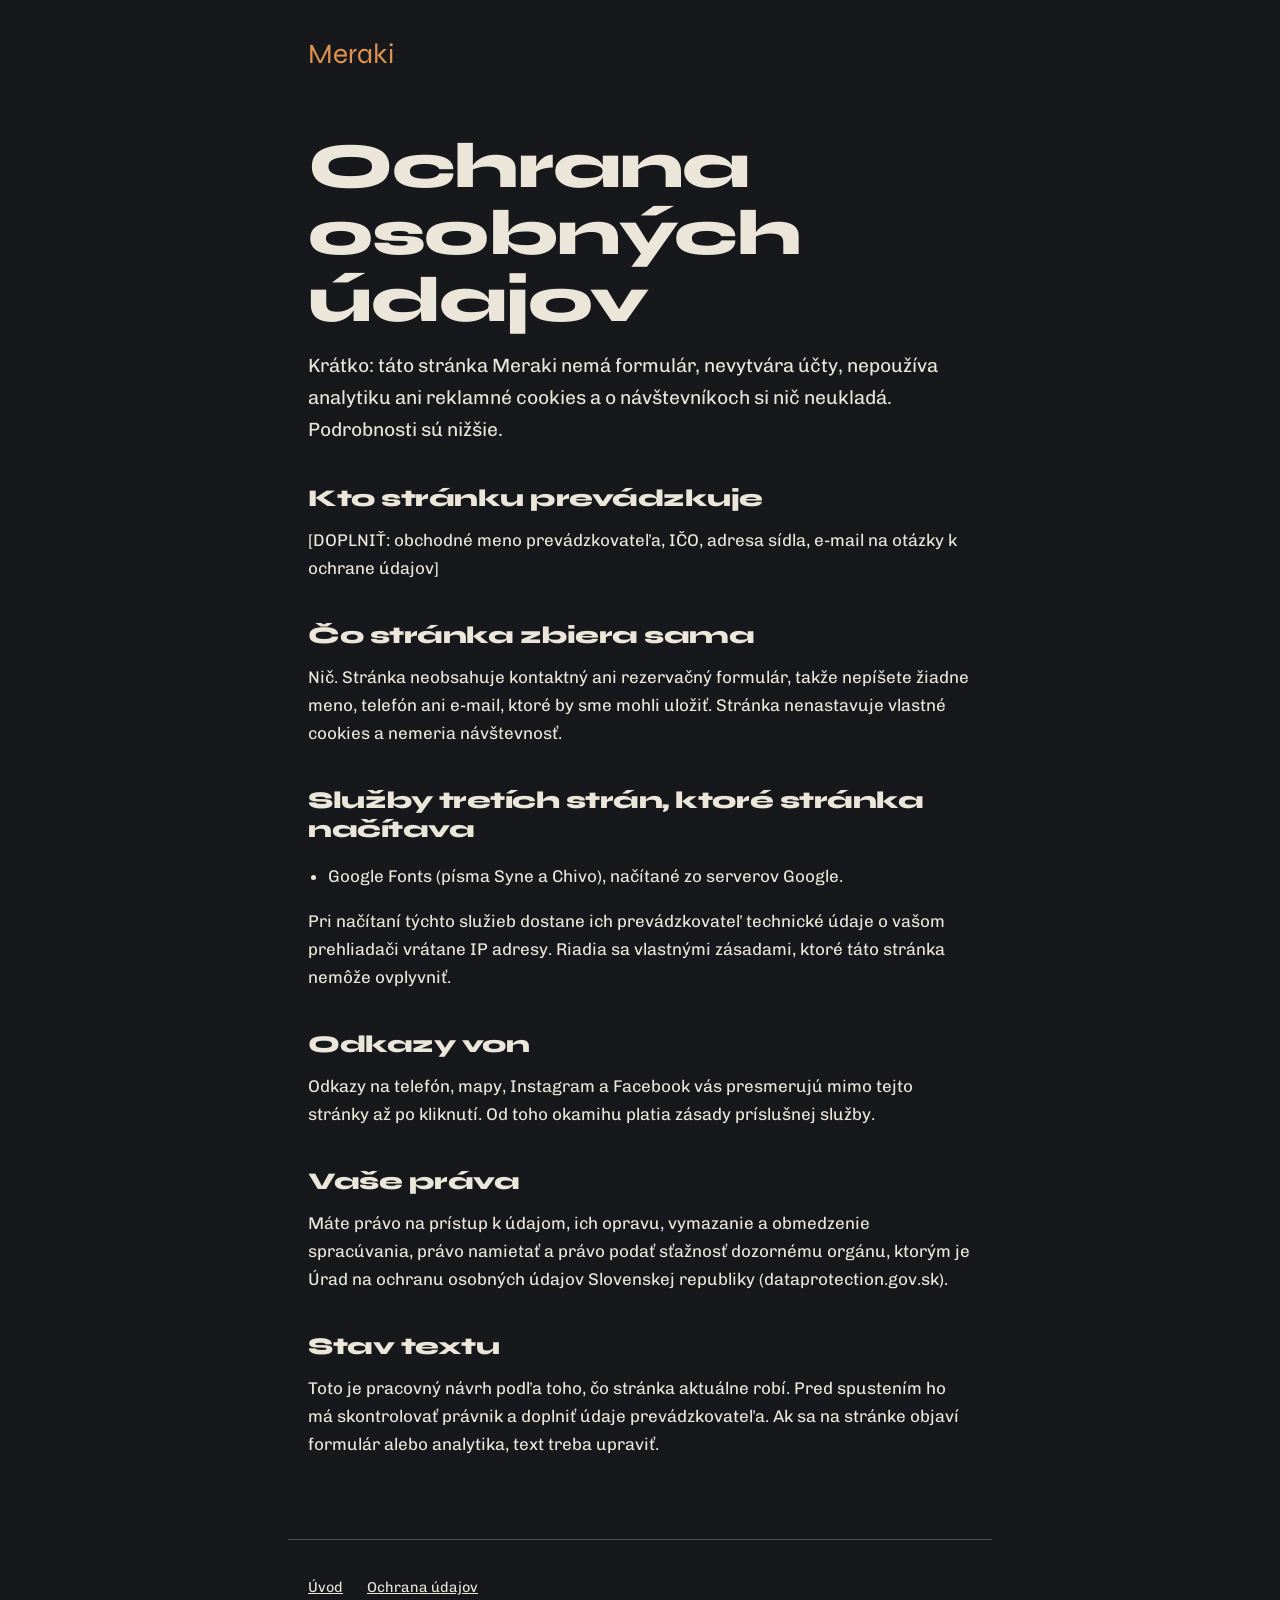
<file: ochrana-udajov.html>
<!doctype html>
<html lang="sk">
<head>
  <meta charset="utf-8">
  <meta name="viewport" content="width=device-width, initial-scale=1">
  <title>Ochrana údajov | Meraki</title>
  <meta name="description" content="Aké údaje spracúva stránka Meraki. Návrh na kontrolu právnikom.">
  <meta name="robots" content="noindex">
  <meta name="theme-color" content="#16181b">
  <link rel="icon" href="assets/favicon.svg" type="image/svg+xml">
  <link rel="preconnect" href="https://fonts.googleapis.com">
  <link rel="preconnect" href="https://fonts.gstatic.com" crossorigin>
  <link href="https://fonts.googleapis.com/css2?family=Syne:wght@700;800&family=Chivo:wght@400;500;700&display=swap" rel="stylesheet">
  <link rel="stylesheet" href="style.css">
  <link rel="stylesheet" href="page.css">
</head>
<body class="page-body">
  <main class="page">
    <a class="page-home" href="./">Meraki</a>
    <div class="page-content">
      <h1>Ochrana osobných údajov</h1>
      <p class="page-lead">Krátko: táto stránka Meraki nemá formulár, nevytvára účty, nepoužíva analytiku ani reklamné cookies a o návštevníkoch si nič neukladá. Podrobnosti sú nižšie.</p>

      <h2>Kto stránku prevádzkuje</h2>
      <p>[DOPLNIŤ: obchodné meno prevádzkovateľa, IČO, adresa sídla, e-mail na otázky k ochrane údajov]</p>

      <h2>Čo stránka zbiera sama</h2>
      <p>Nič. Stránka neobsahuje kontaktný ani rezervačný formulár, takže nepíšete žiadne meno, telefón ani e-mail, ktoré by sme mohli uložiť. Stránka nenastavuje vlastné cookies a nemeria návštevnosť.</p>

      <h2>Služby tretích strán, ktoré stránka načítava</h2>
      <ul>
        <li>Google Fonts (písma Syne a Chivo), načítané zo serverov Google.</li>
      </ul>
      <p>Pri načítaní týchto služieb dostane ich prevádzkovateľ technické údaje o vašom prehliadači vrátane IP adresy. Riadia sa vlastnými zásadami, ktoré táto stránka nemôže ovplyvniť.</p>

      <h2>Odkazy von</h2>
      <p>Odkazy na telefón, mapy, Instagram a Facebook vás presmerujú mimo tejto stránky až po kliknutí. Od toho okamihu platia zásady príslušnej služby.</p>

      <h2>Vaše práva</h2>
      <p>Máte právo na prístup k údajom, ich opravu, vymazanie a obmedzenie spracúvania, právo namietať a právo podať sťažnosť dozornému orgánu, ktorým je Úrad na ochranu osobných údajov Slovenskej republiky (dataprotection.gov.sk).</p>

      <h2>Stav textu</h2>
      <p>Toto je pracovný návrh podľa toho, čo stránka aktuálne robí. Pred spustením ho má skontrolovať právnik a doplniť údaje prevádzkovateľa. Ak sa na stránke objaví formulár alebo analytika, text treba upraviť.</p>

    </div>
  </main>
  <footer class="page-footer">
    <a href="./">Úvod</a>
    <a href="ochrana-udajov.html">Ochrana údajov</a>
  </footer>
</body>
</html>
</file>
<file: style.css>
:root {
  --hero-bg: var(--bg);
  --hero-ink: var(--ink);
  --display-weight: 600;
  --display-leading: 1.02;
  --display-tracking: 0;
  --display-case: none;
  --radius: 8px;
  --radius-button: 6px;
  --space-1: 0.5rem;
  --space-2: 1rem;
  --space-3: 1.5rem;
  --space-4: 2.5rem;
  --space-5: 4rem;
  --space-6: 6rem;
  --gutter: 1.25rem;
  --dock-height: 4.75rem;
  --divider-height: 2.25rem;
  --bg: #16181b;
  --bg-alt: #202328;
  --ink: #ece6da;
  --ink-muted: #aaa699;
  --accent: #e0924f;
  --accent-2: #9db59c;
  --on-accent: #16181b;
  --line: rgba(236, 230, 218, 0.28);
  --display-weight: 800;
  --display-leading: 1;
  --display-tracking: -0.02em;
  --font-display: "Syne", "Segoe UI", sans-serif;
  --font-body: "Chivo", "Segoe UI", sans-serif;
  --radius: 2px;
  --radius-button: 2px;
  --footer-bg: #0e1012;
  --footer-ink: #ece6da;
  --art-1: #e0924f;
  --art-2: #ece6da;
  --art-3: #9db59c;
  --art-4: #2d3036;
  --art-5: #5a3822;
  --art-6: #aaa699;
}

*,
*::before,
*::after {
  box-sizing: border-box;
}

html {
  scroll-behavior: smooth;
  scroll-padding-top: 4.5rem;
}

body {
  margin: 0;
  padding-bottom: var(--dock-height);
  background: var(--bg);
  color: var(--ink);
  font-family: var(--font-body);
  font-size: 1.0625rem;
  line-height: 1.6;
}

svg {
  display: block;
  max-width: 100%;
}

a {
  color: inherit;
}

:focus-visible {
  outline: 3px solid var(--accent);
  outline-offset: 3px;
}

h1,
h2,
h3 {
  margin: 0;
  font-family: var(--font-display);
  font-weight: var(--display-weight);
  line-height: var(--display-leading);
  letter-spacing: var(--display-tracking);
  text-transform: var(--display-case);
}

h1 {
  font-size: clamp(2.5rem, 9.5vw, 5.25rem);
}

h2 {
  font-size: clamp(2.1rem, 7vw, 3.75rem);
}

p {
  margin: 0 0 1em;
}

.skip-link {
  position: absolute;
  left: var(--gutter);
  top: -4rem;
  z-index: 20;
  padding: 0.75rem 1rem;
  background: var(--accent);
  color: var(--on-accent);
}

.skip-link:focus {
  top: 0.75rem;
}

.topbar {
  display: flex;
  flex-wrap: wrap;
  align-items: center;
  justify-content: space-between;
  gap: 0.25rem var(--space-3);
  padding: 0.5rem var(--gutter);
  background: var(--hero-bg);
  color: var(--hero-ink);
}

.brand {
  display: inline-flex;
  align-items: center;
  gap: 0.6rem;
  min-height: 2.75rem;
  font-family: var(--font-display);
  font-size: var(--brand-size, 1.5rem);
  font-weight: var(--display-weight);
  letter-spacing: var(--display-tracking);
  text-transform: var(--display-case);
  text-decoration: none;
}

.brand-mark {
  flex: none;
  width: 1.9rem;
  height: 1.9rem;
}

.topbar-nav {
  display: flex;
  align-items: center;
  gap: var(--space-2);
  font-size: 0.98rem;
  font-weight: 500;
}

.topbar-nav a:not(.button) {
  display: inline-block;
  padding: 0.7rem 0.15rem;
  text-decoration: none;
}

.topbar-nav a:not(.button):hover {
  text-decoration: underline;
  text-underline-offset: 0.25em;
}

.topbar-nav .topbar-cta {
  display: none;
  min-height: 2.75rem;
}

.button {
  display: inline-flex;
  align-items: center;
  justify-content: center;
  min-height: 3.25rem;
  padding: 0.75rem var(--space-3);
  border: 2px solid var(--accent);
  border-radius: var(--radius-button);
  background: var(--accent);
  color: var(--on-accent);
  font-family: var(--font-body);
  font-weight: 700;
  text-decoration: none;
  text-align: center;
  transition: background-color 0.2s, color 0.2s, border-color 0.2s;
}

.button:hover {
  background: transparent;
  color: inherit;
}

.button-ghost {
  background: transparent;
  border-color: currentColor;
  color: inherit;
}

.button-ghost:hover {
  background: var(--accent);
  border-color: var(--accent);
  color: var(--on-accent);
}

.actions {
  display: flex;
  flex-wrap: wrap;
  gap: 0.75rem;
}

.hero {
  display: grid;
  gap: var(--space-3);
  align-items: center;
  padding: var(--space-2) var(--gutter) var(--space-5);
  background: var(--hero-bg);
  color: var(--hero-ink);
}

.hero-art {
  order: -1;
  justify-self: center;
}

.hero-art svg {
  width: auto;
  height: min(15rem, 32svh);
  max-width: 100%;
}

.hero-kicker {
  margin: 0 0 var(--space-2);
  font-size: 0.82rem;
  font-weight: 700;
  letter-spacing: 0.16em;
  text-transform: uppercase;
  opacity: 0.8;
}

.hero-lede {
  max-width: 30rem;
  margin: var(--space-2) 0;
  font-size: 1.18rem;
  line-height: 1.5;
}

.hero-rating {
  margin: 0 0 var(--space-3);
  font-size: 0.95rem;
  opacity: 0.85;
}

.hero-rating strong {
  font-family: var(--font-display);
  font-size: 1.35rem;
}

.hero .actions {
  display: none;
}

.hero--center {
  text-align: center;
}

.hero--center .hero-lede {
  margin-inline: auto;
}

.hero--center .actions {
  justify-content: center;
}

.divider {
  height: var(--divider-height);
  background: var(--bg) url("assets/motif.svg") repeat-x center / auto 100%;
}

.section-inner {
  max-width: 72rem;
  margin: 0 auto;
  padding: var(--space-5) var(--gutter);
}

.offer-intro {
  max-width: 34rem;
  margin: var(--space-2) 0 0;
  color: var(--ink-muted);
}

.offer-list {
  margin: var(--space-4) 0 0;
  padding: 0;
  list-style: none;
}

.offer-name {
  font-family: var(--font-display);
  font-weight: var(--display-weight);
  font-size: 1.6rem;
  line-height: 1.15;
  text-transform: var(--display-case);
  letter-spacing: var(--display-tracking);
}

.placeholder {
  border-bottom: 1px dashed currentColor;
  color: var(--ink-muted);
  font-family: var(--font-body);
  font-size: 0.92rem;
  font-weight: 400;
  letter-spacing: 0;
  text-transform: none;
}

.offer--menu .offer-list li {
  display: flex;
  align-items: baseline;
  gap: 0.75rem;
  padding: 0.9rem 0;
}

.offer--menu .offer-gap {
  flex: 1;
  min-width: 1rem;
  border-bottom: 2px dotted var(--line);
}

.offer--menu .offer-list {
  max-width: 44rem;
}

.offer--numbered .offer-list {
  counter-reset: item;
  border-top: 1px solid var(--line);
}

.offer--numbered .offer-list li {
  display: grid;
  grid-template-columns: 3.25rem 1fr;
  align-items: baseline;
  column-gap: var(--space-2);
  padding: var(--space-3) 0;
  border-bottom: 1px solid var(--line);
  counter-increment: item;
}

.offer--numbered .offer-list li::before {
  content: counter(item, decimal-leading-zero);
  grid-row: span 2;
  color: var(--accent-2);
  font-family: var(--font-display);
  font-size: 1.6rem;
}

.offer--numbered .offer-name {
  font-size: clamp(1.8rem, 5vw, 2.6rem);
}

.offer--numbered .placeholder {
  grid-column: 2;
  justify-self: start;
  margin-top: 0.35rem;
}

.offer--numbered .offer-gap,
.offer--tiles .offer-gap,
.offer--chips .offer-gap {
  display: none;
}

.offer--tiles .offer-list {
  display: grid;
  gap: var(--space-2);
}

.offer--tiles .offer-list li {
  padding: var(--space-3);
  border: 1px solid var(--line);
  border-top: 6px solid var(--accent);
  border-radius: var(--radius);
  background: var(--bg-alt);
}

.offer--tiles .offer-list li:nth-child(even) {
  border-top-color: var(--accent-2);
}

.offer--tiles .offer-name,
.offer--tiles .placeholder {
  display: block;
}

.offer--tiles .placeholder {
  display: inline-block;
  margin-top: 0.5rem;
}

.offer--chalk .section-inner {
  max-width: 60rem;
}

.offer--chalk .offer-board {
  margin-top: var(--space-4);
  padding: var(--space-3);
  border: 8px solid var(--board-frame);
  border-radius: var(--radius);
  background: var(--board-bg);
  color: var(--board-ink);
}

.offer--chalk .offer-list {
  margin: 0;
}

.offer--chalk .offer-list li {
  display: flex;
  align-items: baseline;
  gap: 0.75rem;
  padding: 0.8rem 0;
  border-bottom: 1px dashed rgba(255, 255, 255, 0.35);
}

.offer--chalk .offer-list li:last-child {
  border-bottom: 0;
}

.offer--chalk .offer-gap {
  flex: 1;
}

.offer--chalk .placeholder {
  color: inherit;
  opacity: 0.8;
}

.offer--chips .offer-list {
  display: flex;
  flex-wrap: wrap;
  gap: 0.75rem;
}

.offer--chips .offer-list li {
  display: flex;
  flex-direction: column;
  gap: 0.25rem;
  padding: 0.9rem 1.25rem;
  border: 2px solid var(--ink);
  border-radius: var(--radius);
}

.offer--chips .offer-list li:nth-child(3n + 2) {
  background: var(--accent);
  border-color: var(--accent);
  color: var(--on-accent);
}

.offer--chips .offer-list li:nth-child(3n + 2) .placeholder {
  color: inherit;
}

.visit {
  background: var(--bg-alt);
}

.visit-grid {
  display: grid;
  gap: var(--space-4);
  margin-top: var(--space-4);
}

.label {
  display: block;
  margin-bottom: 0.5rem;
  color: var(--ink-muted);
  font-size: 0.8rem;
  font-weight: 700;
  letter-spacing: 0.16em;
  text-transform: uppercase;
}

.visit address {
  font-style: normal;
}

.visit address p {
  margin-bottom: 0.25rem;
}

.visit p a,
.contact-links a {
  display: inline-block;
  padding: 0.55rem 0;
  font-weight: 600;
}

.visit p a {
  padding: 0.55rem 0;
}

.visit-rating strong {
  font-family: var(--font-display);
  font-size: 2.5rem;
  line-height: 1;
}

.map {
  display: block;
  width: 100%;
  height: 20rem;
  margin-top: var(--space-4);
  border: 0;
  border-radius: var(--radius);
}

.footer {
  padding: var(--space-3) var(--gutter) var(--space-4);
  background: var(--footer-bg, var(--ink));
  color: var(--footer-ink, var(--bg));
  font-size: 0.9rem;
}

.footer-links {
  display: flex;
  flex-wrap: wrap;
  gap: var(--space-3);
  margin: 0;
}

.footer-links a {
  display: inline-block;
  padding: 0.7rem 0;
}

.footer-note {
  margin: var(--space-1) 0 0;
  opacity: 0.8;
}

.dock {
  position: fixed;
  inset: auto 0 0 0;
  z-index: 15;
  display: grid;
  grid-template-columns: 1.4fr 1fr;
  gap: 0.75rem;
  padding: 0.75rem var(--gutter) calc(0.75rem + env(safe-area-inset-bottom));
  background: var(--footer-bg, var(--ink));
  color: var(--footer-ink, var(--bg));
  border-top: 1px solid var(--line);
}

@media (min-width: 48rem) {
  :root {
    --gutter: 3rem;
  }

  body {
    padding-bottom: 0;
  }

  .dock {
    display: none;
  }

  .topbar {
    padding-block: 0.75rem;
  }

  .topbar-nav .topbar-cta {
    display: inline-flex;
  }

  .hero {
    grid-template-columns: minmax(0, 1.1fr) minmax(0, 0.9fr);
    gap: var(--space-5);
    min-height: min(44rem, calc(100svh - 4.5rem));
    padding-top: var(--space-4);
  }

  .hero--center {
    grid-template-columns: minmax(0, 1fr);
    gap: var(--space-4);
    align-content: center;
  }

  .hero--center .hero-art {
    order: 0;
  }

  .hero-art {
    order: 0;
    justify-self: end;
  }

  .hero--reverse .hero-art {
    order: -1;
    justify-self: start;
  }

  .hero-art svg {
    height: min(34rem, 68svh);
  }

  .hero--center .hero-art svg {
    height: min(21rem, 36svh);
  }

  .hero .actions {
    display: flex;
  }

  .offer--tiles .offer-list {
    grid-template-columns: repeat(3, 1fr);
  }

  .visit-grid {
    grid-template-columns: repeat(3, 1fr);
    gap: var(--space-5);
  }
}

@media (min-width: 75rem) {
  :root {
    --gutter: max(4rem, calc((100vw - 76rem) / 2));
  }
}

@media (prefers-reduced-motion: reduce) {
  html {
    scroll-behavior: auto;
  }

  .button {
    transition: none;
  }
}

.hero-banner {
  grid-column: 1 / -1;
  order: -2;
  margin: calc(var(--space-2) * -1) calc(var(--gutter) * -1) 0;
}

.hero-banner {
  align-self: start;
}

.hero:has(.hero-banner) {
  align-content: start;
}

.hero-banner svg {
  display: block;
  width: 100%;
  height: auto;
}

.hero-art {
  position: relative;
}

.idea-hint {
  margin: var(--space-1) 0 0;
  font-size: 0.85rem;
  text-align: center;
  opacity: 0.75;
}

.controls {
  display: flex;
  flex-wrap: wrap;
  justify-content: center;
  gap: 0.5rem;
  margin-top: var(--space-2);
}

.control {
  min-height: 2.75rem;
  padding: 0.5rem 1rem;
  border: 2px solid currentColor;
  border-radius: var(--radius-button);
  background: transparent;
  color: inherit;
  font: inherit;
  font-size: 0.95rem;
  font-weight: 600;
  cursor: pointer;
  transition: background-color 0.2s, color 0.2s, border-color 0.2s;
}

.control:hover,
.control[aria-pressed="true"] {
  background: var(--accent);
  border-color: var(--accent);
  color: var(--on-accent);
}

@media (prefers-reduced-motion: reduce) {
  *,
  *::before,
  *::after {
    transition: none !important;
    animation: none !important;
  }

  .control[data-replay] {
    display: none;
  }
}

.art [role="button"],
.art a {
  cursor: pointer;
}

.art [role="button"]:focus-visible,
.art a:focus-visible {
  outline: 3px solid var(--accent);
  outline-offset: 4px;
}

.block {
  --s-bg: var(--bg);
  --s-ink: var(--ink);
  --s-muted: var(--ink-muted);
  --s-line: var(--line);
  --s-accent: var(--accent);
  --s-on-accent: var(--on-accent);
  position: relative;
  background: var(--s-bg);
  color: var(--s-ink);
}

.tone-alt {
  --s-bg: var(--bg-alt);
}

.tone-ink {
  --s-bg: var(--ink);
  --s-ink: var(--bg);
  --s-muted: color-mix(in srgb, var(--bg) 76%, var(--ink));
  --s-line: color-mix(in srgb, var(--bg) 26%, transparent);
  --s-accent: var(--tone-ink-accent, color-mix(in srgb, var(--accent) 55%, var(--bg)));
  --s-on-accent: var(--ink);
}

.tone-accent {
  --s-bg: var(--accent);
  --s-ink: var(--on-accent);
  --s-muted: var(--on-accent);
  --s-line: color-mix(in srgb, var(--on-accent) 36%, transparent);
  --s-accent: var(--on-accent);
  --s-on-accent: var(--accent);
}

.block-inner {
  padding: var(--space-5) var(--gutter);
}

.block-title {
  max-width: 18ch;
  font-size: clamp(2.3rem, 6.4vw, 4.75rem);
}

.block-lead {
  max-width: 38rem;
  margin: var(--space-2) 0 0;
  color: var(--s-muted);
  font-size: 1.16rem;
  line-height: 1.5;
}

.block-lead:empty {
  display: none;
}

.block-note {
  max-width: 38rem;
  margin: var(--space-3) 0 0;
  color: var(--s-muted);
  font-size: 0.9rem;
}

.block .button {
  border-color: var(--s-accent);
  background: var(--s-accent);
  color: var(--s-on-accent);
}

.block .button:hover {
  background: transparent;
  color: var(--s-ink);
}

.block .button-ghost {
  border-color: currentColor;
  background: transparent;
  color: var(--s-ink);
}

.block .button-ghost:hover {
  border-color: var(--s-accent);
  background: var(--s-accent);
  color: var(--s-on-accent);
}

.statement-text {
  max-width: 24ch;
  margin: 0;
  font-family: var(--font-display);
  font-size: clamp(2.2rem, 6.6vw, 5.4rem);
  font-weight: var(--display-weight);
  line-height: 1.04;
  letter-spacing: var(--display-tracking);
  text-transform: var(--display-case);
}

.statement-text em {
  color: var(--s-accent);
  font-style: normal;
}

.statement-facts {
  display: grid;
  gap: var(--space-3);
  margin: var(--space-4) 0 0;
  padding: var(--space-3) 0 0;
  border-top: 1px solid var(--s-line);
}

.statement-facts dt {
  margin-bottom: 0.25rem;
  color: var(--s-muted);
  font-size: 0.8rem;
  font-weight: 700;
  letter-spacing: 0.14em;
  text-transform: uppercase;
}

.statement-facts dd {
  margin: 0;
  font-family: var(--font-display);
  font-size: clamp(1.35rem, 3vw, 1.85rem);
  font-weight: var(--display-weight);
  line-height: 1.15;
}

.rows {
  margin: var(--space-4) 0 0;
  padding: 0;
  list-style: none;
  border-top: 1px solid var(--s-line);
}

.row {
  display: grid;
  gap: var(--space-1);
  padding: var(--space-3) 0;
  border-bottom: 1px solid var(--s-line);
}

.row-name {
  font-family: var(--font-display);
  font-size: clamp(1.75rem, 4.6vw, 3rem);
  font-weight: var(--display-weight);
  line-height: 1.06;
  letter-spacing: var(--display-tracking);
  text-transform: var(--display-case);
}

.row-text {
  max-width: 34rem;
  margin: 0;
  color: var(--s-muted);
}

.steps {
  display: grid;
  gap: var(--space-4);
  margin: var(--space-4) 0 0;
  padding: 0;
  list-style: none;
  counter-reset: step;
}

.step {
  position: relative;
  padding-left: 3.75rem;
  counter-increment: step;
}

.step::before {
  content: counter(step);
  position: absolute;
  top: -0.2rem;
  left: 0;
  display: grid;
  place-items: center;
  width: 2.75rem;
  height: 2.75rem;
  border-radius: var(--radius);
  background: var(--s-accent);
  color: var(--s-on-accent);
  font-family: var(--font-display);
  font-size: 1.35rem;
  font-weight: var(--display-weight);
}

.step-art {
  width: 100%;
  max-width: 13rem;
  margin-bottom: var(--space-2);
}

.step-title {
  font-size: 1.5rem;
  line-height: 1.15;
}

.step-text {
  margin: 0.4rem 0 0;
  color: var(--s-muted);
}

.week-head {
  display: grid;
  gap: var(--space-3);
}

.week-status {
  display: inline-flex;
  align-items: center;
  gap: 0.6rem;
  margin: 0;
  font-weight: 700;
}

.week-status::before {
  content: "";
  width: 0.7rem;
  height: 0.7rem;
  border-radius: 50%;
  background: var(--s-muted);
}

.week-status[data-open="true"]::before {
  background: var(--s-accent);
}

.week {
  margin: var(--space-4) 0 0;
  padding: 0;
  list-style: none;
}

.week-day {
  display: grid;
  grid-template-columns: 2.5rem minmax(0, 1fr) auto;
  align-items: center;
  gap: var(--space-2);
  min-height: 3rem;
  border-top: 1px solid var(--s-line);
}

.week-day.is-today {
  font-weight: 700;
}

.week-track {
  position: relative;
  height: 0.75rem;
  border-radius: 2px;
  background: color-mix(in srgb, var(--s-ink) 9%, transparent);
}

.week-bar {
  position: absolute;
  top: 0;
  bottom: 0;
  left: var(--from);
  width: var(--span);
  border-radius: 2px;
  background: color-mix(in srgb, var(--s-accent) 62%, var(--s-bg));
}

.week-day.is-today .week-bar {
  background: var(--s-accent);
}

.week-time {
  min-width: 6.4rem;
  font-variant-numeric: tabular-nums;
  text-align: right;
}

.notes {
  display: grid;
  gap: 0;
  margin: var(--space-4) 0 0;
  padding: 0;
  list-style: none;
  border-top: 1px solid var(--s-line);
}

.note {
  display: grid;
  gap: 0.2rem;
  padding: var(--space-2) 0;
  border-bottom: 1px solid var(--s-line);
}

.note-title {
  font-weight: 700;
}

.note-text {
  margin: 0;
  color: var(--s-muted);
}

.note-text a {
  display: inline-block;
  padding: 0.65rem 0;
  color: var(--s-ink);
  font-weight: 700;
}

.place-grid {
  display: grid;
}

.place-map {
  position: relative;
  min-height: 21rem;
  overflow: hidden;
  background: var(--bg-alt);
}

.street-map {
  position: absolute;
  inset: 0;
  width: 100%;
  height: 100%;
  max-width: none;
}

.map-street {
  font-family: var(--font-body);
  font-size: 15px;
  font-weight: 600;
  letter-spacing: 0.03em;
  paint-order: stroke;
  stroke: var(--bg);
  stroke-width: 4px;
  stroke-linejoin: round;
}

.map-pin-label {
  font-family: var(--font-display);
  font-size: 24px;
  font-weight: var(--display-weight);
  paint-order: stroke;
  stroke: var(--bg);
  stroke-width: 6px;
  stroke-linejoin: round;
}

.place-credit {
  position: absolute;
  right: 0;
  bottom: 0;
  z-index: 1;
  padding: 0.15rem 0.5rem;
  background: color-mix(in srgb, var(--s-bg) 82%, transparent);
  font-size: 0.72rem;
}

.place-copy {
  padding: var(--space-5) var(--gutter);
}

.place-copy .block-title {
  font-size: clamp(2rem, 3.6vw, 3.25rem);
}

.block-title,
.statement-text,
.closing-title,
.row-name,
.step-title {
  overflow-wrap: break-word;
  hyphens: auto;
}

.place-address {
  margin: var(--space-3) 0 0;
  font-style: normal;
  font-size: 1.2rem;
  line-height: 1.4;
}

.place-text {
  max-width: 30rem;
  margin: var(--space-2) 0 0;
  color: var(--s-muted);
}

.place-links {
  display: grid;
  justify-items: start;
  gap: 0.15rem;
  margin: var(--space-3) 0 0;
  padding: 0;
  list-style: none;
}

.place-links a {
  display: inline-block;
  padding: 0.6rem 0;
  font-weight: 700;
}

.photo-band {
  margin: 0;
}

.photo-band img {
  display: block;
  width: 100%;
  height: clamp(20rem, 62vw, 40rem);
  object-fit: cover;
}

.photo-band figcaption {
  padding: var(--space-1) var(--gutter);
  background: var(--s-bg);
  color: var(--s-muted);
  font-size: 0.8rem;
}

.closing-grid {
  display: grid;
  gap: var(--space-4);
}

.closing-title {
  max-width: 14ch;
  font-size: clamp(2.6rem, 8.6vw, 6.5rem);
}

.closing-score {
  margin: 0;
}

.closing-score strong {
  display: block;
  margin-bottom: 0.4rem;
  font-variant-numeric: lining-nums;
  font-family: var(--font-display);
  font-size: clamp(4rem, 13vw, 8.5rem);
  font-weight: var(--display-weight);
  line-height: 1;
}

.closing .actions {
  margin-top: var(--space-3);
}

.topbar-nav a:not(.button) {
  white-space: nowrap;
}

.dock {
  grid-template-columns: 1.9fr 1fr;
}

.dock .button {
  padding-inline: 0.5rem;
  font-size: clamp(0.84rem, 3.9vw, 0.98rem);
  line-height: 1.15;
}

@media (max-width: 47.99rem) {
  .topbar {
    flex-wrap: nowrap;
    gap: 0.75rem;
  }

  .brand {
    min-width: 0;
    white-space: nowrap;
  }

  .topbar-nav {
    gap: 0.7rem;
    font-size: 0.9rem;
  }

  .topbar-nav a:not(.button):nth-of-type(n + 3) {
    display: none;
  }
}

@media (min-width: 48rem) {
  .block-inner {
    padding-block: var(--space-6);
  }

  .statement-facts {
    grid-template-columns: repeat(auto-fit, minmax(11rem, 1fr));
    gap: var(--space-4);
  }

  .row {
    grid-template-columns: minmax(0, 1fr) minmax(0, 1fr);
    align-items: baseline;
    gap: var(--space-4);
  }

  .steps {
    grid-template-columns: repeat(var(--step-count, 3), minmax(0, 1fr));
    gap: var(--space-3);
  }

  .step {
    padding-left: 0;
    padding-top: 3.75rem;
  }

  .week-head {
    grid-template-columns: minmax(0, 1fr) auto;
    align-items: end;
  }

  .notes {
    grid-template-columns: repeat(2, minmax(0, 1fr));
    column-gap: var(--space-5);
  }

  .place-grid {
    grid-template-columns: minmax(0, 1.5fr) minmax(0, 1fr);
    min-height: 40rem;
  }

  .place-grid--flip .place-map {
    order: 1;
  }

  .place-copy {
    align-self: center;
    padding-left: var(--space-5);
  }

  .place-grid--flip .place-copy {
    padding-right: var(--space-5);
    padding-left: var(--gutter);
  }

  .closing-grid {
    grid-template-columns: minmax(0, 1fr) auto;
    align-items: end;
  }
}

.day-band {
  display: grid;
  margin-top: var(--space-4);
}

.day-part {
  display: grid;
  align-content: end;
  gap: 0.4rem;
  min-height: 16rem;
  padding: var(--space-3);
  background: var(--sky);
  color: var(--sky-ink);
}

.day-part h3 {
  font-size: clamp(2rem, 4.6vw, 3.2rem);
}

.day-part p {
  margin: 0;
  max-width: 24rem;
}

.day-time {
  font-weight: 700;
}

@media (min-width: 48rem) {
  .day-band {
    grid-template-columns: repeat(3, minmax(0, 1fr));
  }

  .day-part {
    min-height: 26rem;
  }
}
.fa1{fill:var(--art-1)}
.sa1{stroke:var(--art-1);fill:none}
.fa2{fill:var(--art-2)}
.sa2{stroke:var(--art-2);fill:none}
.fa3{fill:var(--art-3)}
.sa3{stroke:var(--art-3);fill:none}
.fa4{fill:var(--art-4)}
.sa4{stroke:var(--art-4);fill:none}
.fa5{fill:var(--art-5)}
.sa5{stroke:var(--art-5);fill:none}
.fa6{fill:var(--art-6)}
.sa6{stroke:var(--art-6);fill:none}
.fn{fill:none}
.fb{fill:var(--hero-bg)}
.art-text{font-family:var(--font-display);font-weight:var(--display-weight)}
.art{stroke-linecap:round;stroke-linejoin:round}
.scroll-carafe {
  position: fixed;
  right: 1rem;
  bottom: calc(var(--dock-height) + 1rem);
  z-index: 14;
}

.scroll-fill {
  fill: var(--accent);
}

.scroll-glass {
  fill: none;
  stroke: var(--ink);
  stroke-width: 2.5;
  stroke-linejoin: round;
}

@media (min-width: 48rem) {
  .scroll-carafe {
    bottom: 1.5rem;
  }
}

@media (prefers-reduced-motion: no-preference) {
.meraki .drop {
  animation: meraki-drip 1.8s ease-in infinite;
  animation-delay: calc(var(--i) * 0.6s);
}

@keyframes meraki-drip {
  0% { opacity: 0; transform: translateY(-6px); }
  15% { opacity: 1; }
  100% { opacity: 0; transform: translateY(76px); }
}
}
</file>
<file: page.css>
:root {
  --page-bg: var(--bg);
  --page-ink: var(--ink);
  --page-accent: var(--accent);
  --page-accent-ink: var(--on-accent);
  --page-line: var(--line);
  --page-display-font: var(--font-display);
  --page-body-font: var(--font-body);
}

.page-body {
  min-height: 100vh;
  padding-bottom: 0;
  background: var(--page-bg);
  color: var(--page-ink);
  font-family: var(--page-body-font);
}

.page {
  max-width: 44rem;
  margin: 0 auto;
  padding: 1.5rem 1.25rem 4rem;
}

.page-home {
  display: inline-block;
  margin-bottom: 3rem;
  padding: 0.5rem 0;
  color: var(--page-accent);
  font-family: var(--page-display-font);
  font-size: 1.75rem;
  text-decoration: none;
}

.page-content h1 {
  margin-bottom: 1rem;
  font-family: var(--page-display-font);
  font-size: clamp(2.5rem, 8vw, 4rem);
  line-height: 1.05;
}

.page-content h2 {
  margin: 2.5rem 0 0.75rem;
  font-family: var(--page-display-font);
  font-size: 1.5rem;
  line-height: 1.2;
}

.page-content p,
.page-content li {
  line-height: 1.65;
}

.page-content ul {
  padding-left: 1.25rem;
}

.page-lead {
  font-size: 1.2rem;
}

.page-code {
  margin: 0;
  color: var(--page-accent);
  font-family: var(--page-display-font);
  font-size: clamp(5rem, 24vw, 10rem);
  line-height: 1;
}

.page-button {
  display: inline-flex;
  align-items: center;
  min-height: 3.25rem;
  padding: 0.75rem 1.5rem;
  background: var(--page-accent);
  color: var(--page-accent-ink);
  font-weight: 700;
  text-decoration: none;
}

.page-button:hover {
  background: var(--page-ink);
}

.page-content a:not(.page-button) {
  text-decoration-color: var(--page-accent);
  text-underline-offset: 0.2em;
}

.page-footer {
  display: flex;
  gap: 1.5rem;
  max-width: 44rem;
  margin: 0 auto;
  padding: 1.5rem 1.25rem 2.5rem;
  border-top: 1px solid var(--page-line);
  font-size: 0.9rem;
}

.page-footer a {
  display: inline-block;
  padding: 0.75rem 0;
}

.page-content p a:not(.page-button) {
  display: inline-block;
  padding: 0.5rem 0;
}
</file>
